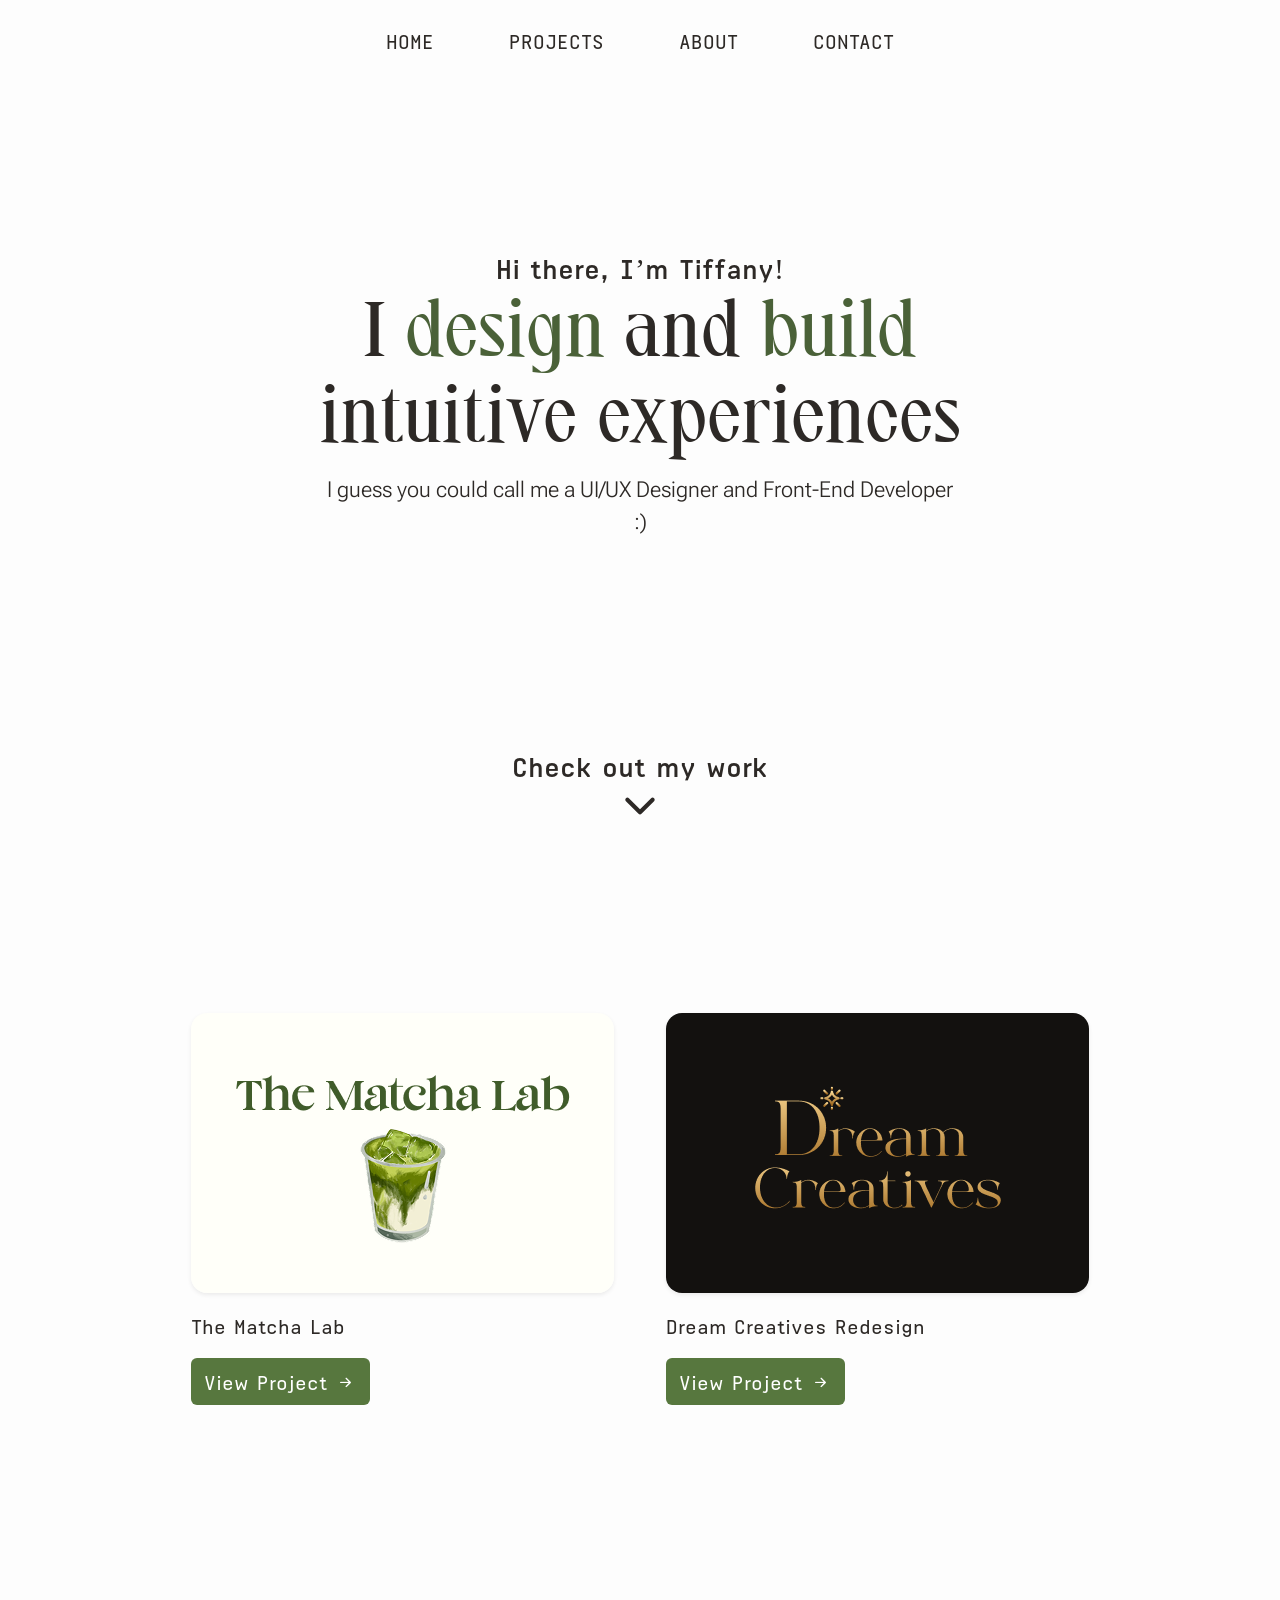
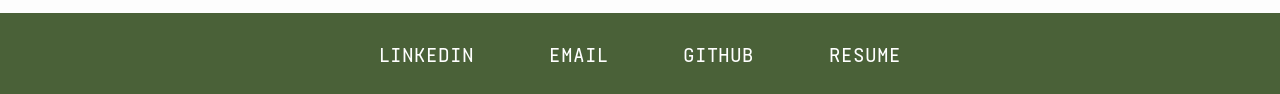
<file: index.html>
<!DOCTYPE html>
<html lang="en">
    <head>
        <meta charset="UTF-8">
        <meta name="viewport" content="width=device-width, initial-scale=1.0">
        <title>Tiffany Huang - Home</title>
        <link href="https://cdn.jsdelivr.net/npm/bootstrap@5.3.8/dist/css/bootstrap.min.css" rel="stylesheet" integrity="sha384-sRIl4kxILFvY47J16cr9ZwB07vP4J8+LH7qKQnuqkuIAvNWLzeN8tE5YBujZqJLB" crossorigin="anonymous">
        <link rel="stylesheet" href="https://cdn.jsdelivr.net/npm/bootstrap-icons@1.13.1/font/bootstrap-icons.min.css">
        <link rel="stylesheet" href="css/main.css">
    </head>
    <body>
        <header>
            <nav class="d-flex flex-wrap justify-content-center mt-4 mb-4">
                <a href="index.html" class="nav-font">HOME</a>
                <a href="index.html#projectSection" class="nav-font">PROJECTS</a>
                <a href="about.html" class="nav-font">ABOUT</a>
                <a href="contact.html" class="nav-font">CONTACT</a>
            </nav>
        </header>

        <div class="container">
            <div class="row justify-content-center home-margin">
                <div class="col-md-7 mx-auto">
                    <h2 class="text-center">Hi there, I’m Tiffany!</h2>
                    <h1 class="text-center">I <span class="green-text">design</span> and <span class="green-text">build</span> intuitive experiences</h1>
                    <p class="text-center special-p">I guess you could call me a UI/UX Designer and Front-End Developer :)</p>
                </div>
            </div>
        </div>

        <div class="container">
            <div class="row home-margin">
                <div class="col-md-8 mx-auto d-flex flex-column align-items-center">
                    <h2>Check out my work</h2>
                    <a href="#projectSection">
                        <svg xmlns="http://www.w3.org/2000/svg" viewBox="0 0 50 50" id="downChevron" height="30" width="30" class="dark-svg">
                            <desc>
                            Chevron Down Streamline Icon: https://streamlinehq.com
                            </desc>
                            <!--! Font Awesome Free 6.5.2 by @fontawesome - https://fontawesome.com License - https://fontawesome.com/license/free (Icons: CC BY 4.0, Fonts: SIL OFL 1.1, Code: MIT License) Copyright 2024 Fonticons, Inc.-->
                            <path d="M22.528955078124998 37.972998046875c1.366728515625 1.366728515625 3.586298828125 1.366728515625 4.9530273437500005 0l20.99296875 -20.99296875c1.366728515625 -1.366728515625 1.366728515625 -3.586298828125 0 -4.9530273437500005s-3.586298828125 -1.366728515625 -4.9530273437500005 0L25 30.548925781250002 6.478076171874999 12.0379296875c-1.366728515625 -1.366728515625 -3.586298828125 -1.366728515625 -4.9530273437500005 0s-1.366728515625 3.586298828125 0 4.953037109375l20.99296875 20.99296875Z" stroke-width="0.0977"></path>
                        </svg>
                    </a>
                </div>
            </div>

            <div id="projectSection" class="row home-margin">
                <div class="col-md-10 mx-auto">
                    <div class="row gy-5">
                        <div class="col-md-6 d-flex justify-content-center">
                            <div class="card rounded-4 border-0 bg-transparent">
                                <img class="card-img-top rounded-4 shadow-sm" src="img/matchaLabCard.png" alt="Logo of The Matcha Lab" width="423" height="280">
                                <div class="card-body ps-0">
                                    <p class="nav-font">The Matcha Lab</p>
                                    <a href="theMatchaLab.html">
                                        <button type="button" class="btn nav-font">View Project <i class="bi bi-arrow-right-short"></i></button>
                                    </a>
                                </div>
                            </div>
                        </div>

                        <div class="col-md-6 d-flex justify-content-center">
                            <div class="card rounded-4 border-0 bg-transparent">
                                <img class="card-img-top rounded-4 shadow-sm" src="img/dreamCreativesCard.png" alt="Logo of Dream Creatives" width="423" height="280">
                                <div class="card-body ps-0">
                                    <p class="nav-font">Dream Creatives Redesign</p>
                                    <a href="dreamCreatives.html">
                                        <button type="button" class="btn nav-font">View Project <i class="bi bi-arrow-right-short"></i></button>
                                    </a>
                                </div>
                            </div>
                        </div>
                    </div>
                </div>
            </div>
        </div>

        <footer class="d-flex justify-content-center">
            <nav class="mt-4 mb-4 flex-wrap justify-content-center">
                <a href="https://www.linkedin.com/in/tiffany-huang-8b4164231/" class="nav-font">LINKEDIN</a>
                <a href="mailto:tiffanyhuang053@gmail.com" class="nav-font">EMAIL</a>
                <a href="https://github.com/tiffanyhuang053/Portfolio" class="nav-font">GITHUB</a>
                <!-- How to create a direct download link for PDFs: https://www.youtube.com/watch?v=woVnk8jtwUw -->
                <a href="https://drive.google.com/uc?export=download&id=1pqkJTphZ4k8Y-MIUPWvGwFqks-EDt_ok" class="nav-font">RESUME</a>
                <!-- <a href="styleGuide.html" class="nav-font">STYLE GUIDE</a>
                <a href="citations.html" class="nav-font">CITATIONS</a> -->
            </nav>
        </footer>

        <script src="js/main.js"></script>
    </body>
</html>
</file>
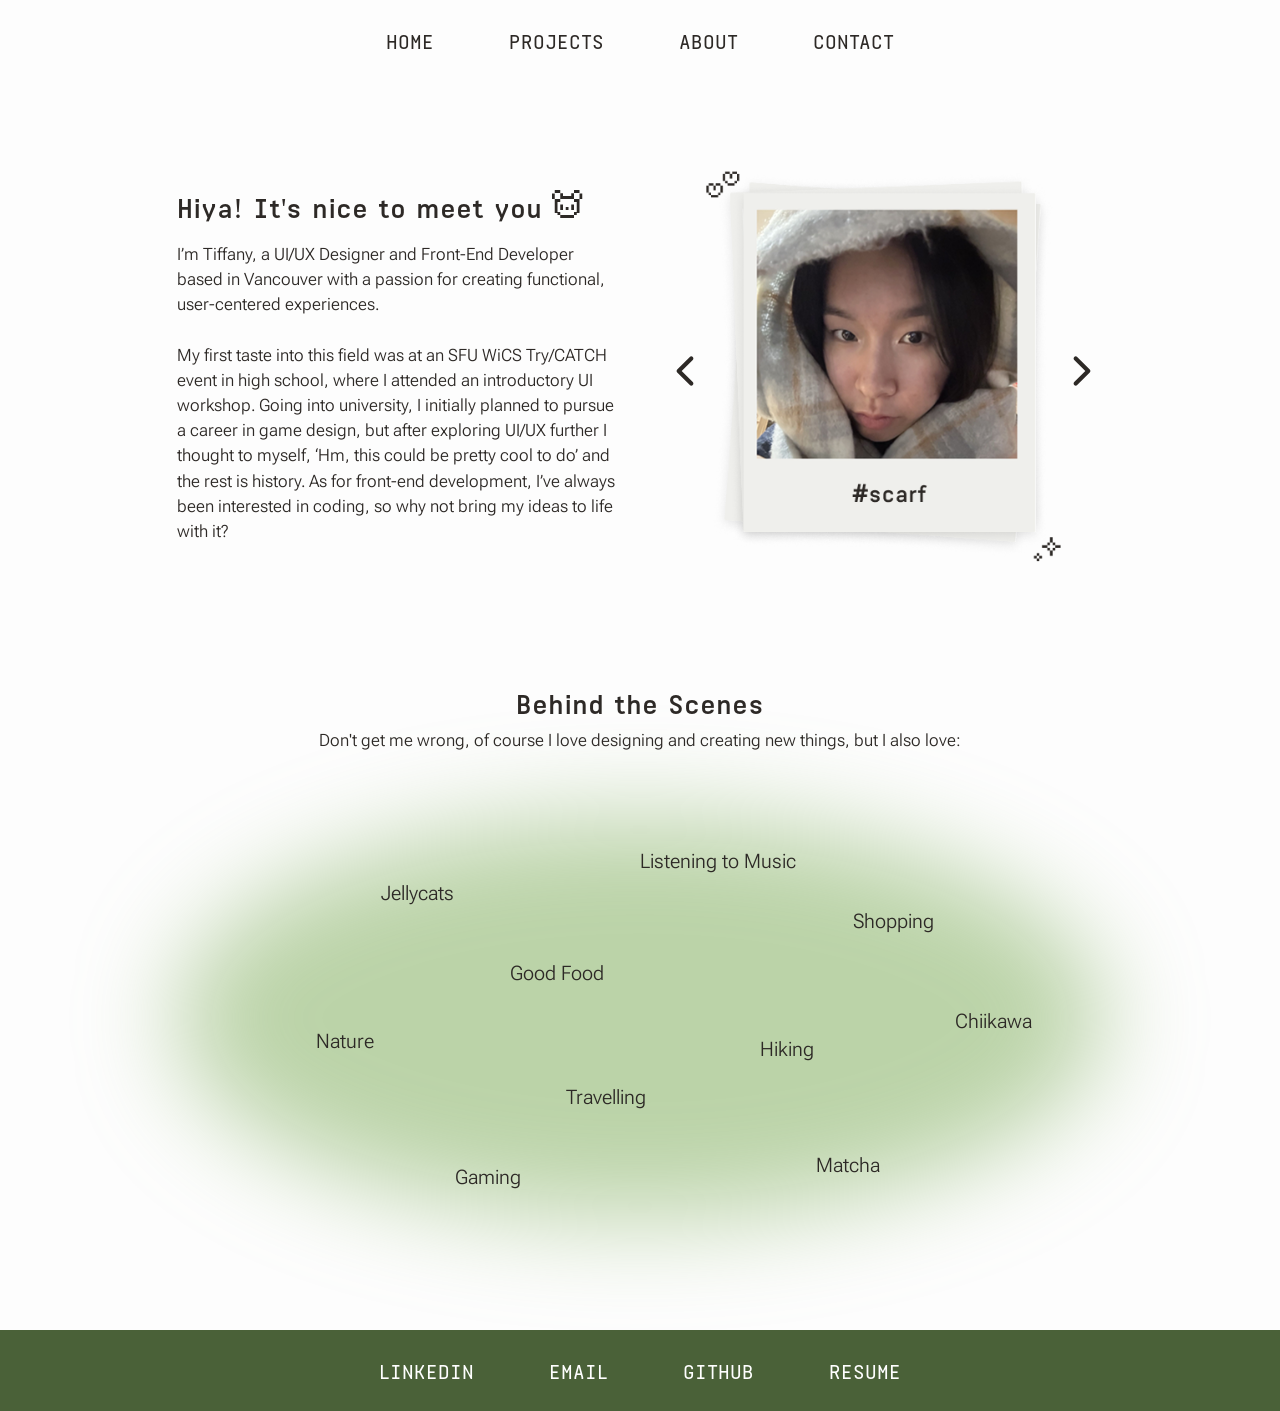
<file: about.html>
<!DOCTYPE html>
<html lang="en">
    <head>
        <meta charset="UTF-8">
        <meta name="viewport" content="width=device-width, initial-scale=1.0">
        <title>Tiffany Huang - About</title>
        <link href="https://cdn.jsdelivr.net/npm/bootstrap@5.3.8/dist/css/bootstrap.min.css" rel="stylesheet" integrity="sha384-sRIl4kxILFvY47J16cr9ZwB07vP4J8+LH7qKQnuqkuIAvNWLzeN8tE5YBujZqJLB" crossorigin="anonymous">
        <link rel="stylesheet" href="css/main.css">
    </head>
    <body>
        <header>
            <nav class="d-flex flex-wrap justify-content-center mt-4 mb-4">
                <a href="index.html" class="nav-font">HOME</a>
                <a href="index.html#projectSection" class="nav-font">PROJECTS</a>
                <a href="about.html" class="nav-font">ABOUT</a>
                <a href="contact.html" class="nav-font">CONTACT</a>
            </nav>
        </header>

        <div class="container about-top">
            <div class="row">
                <div class="col-md-10 mx-auto">
                    <div class="row gx-5 gy-4">
                        <div class="col-lg-6 d-flex flex-column justify-content-center">
                            <h2>Hiya! It's nice to meet you <span class="emoji-font">E</span></h2>
                            <p>I’m Tiffany, a UI/UX Designer and Front-End Developer based in Vancouver with a passion for creating functional, user-centered experiences.
                                <br>
                                <br>
                            My first taste into this field was at an SFU WiCS Try/CATCH event in high school, where I attended an introductory UI workshop. Going into university, I initially planned to pursue a career in game design, but after exploring UI/UX further I thought to myself, ‘Hm, this could be pretty cool to do’ and the rest is history. As for front-end development, I’ve always been interested in coding, so why not bring my ideas to life with it?</p>
                        </div>
                        <div id="img-carousel" class="col-lg-6 d-flex justify-content-center align-items-center">
                            <button onclick="prevAboutImg()">
                                <svg xmlns="http://www.w3.org/2000/svg" viewBox="0 0 30 30" id="Chevron-Left--Streamline-Font-Awesome" height="30" width="30" class="dark-svg">
                                    <desc>
                                        Chevron Left Streamline Icon: https://streamlinehq.com
                                    </desc>
                                    <!--! Font Awesome Free 6.5.2 by @fontawesome - https://fontawesome.com License - https://fontawesome.com/license/free (Icons: CC BY 4.0, Fonts: SIL OFL 1.1, Code: MIT License) Copyright 2024 Fonticons, Inc.-->
                                    <path d="M7.216200000000001 13.517371875000002c-0.820040625 0.820040625 -0.820040625 2.151778125 0 2.97181875l12.595781249999998 12.595781249999998c0.820040625 0.820040625 2.151778125 0.820040625 2.97181875 0s0.820040625 -2.151778125 0 -2.97181875L11.670646875000001 15 22.7772375 3.886846875c0.820040625 -0.820040625 0.820040625 -2.151778125 0 -2.97181875s-2.151778125 -0.820040625 -2.97181875 0l-12.595781249999998 12.595781249999998Z" stroke-width="0.0938"></path>
                                </svg>
                            </button>
                            <div class="aboutImgs">
                                <img class="aboutImg img-fluid" src="img/about/first.png" alt="Polaroid image of me with a scarf on">
                                <img class="aboutImg img-fluid" src="img/about/second.png" alt="Polaroid image of me eating cake">
                                <img class="aboutImg img-fluid" src="img/about/third.png" alt="Polaroid image of and T1 Oner">
                            </div>
                            <button onclick="nextAboutImg()">
                                <svg xmlns="http://www.w3.org/2000/svg" viewBox="0 0 30 30" id="Chevron-Right--Streamline-Font-Awesome" height="30" width="30" class="dark-svg">
                                    <desc>
                                        Chevron Right Streamline Icon: https://streamlinehq.com
                                    </desc>
                                    <!--! Font Awesome Free 6.5.2 by @fontawesome - https://fontawesome.com License - https://fontawesome.com/license/free (Icons: CC BY 4.0, Fonts: SIL OFL 1.1, Code: MIT License) Copyright 2024 Fonticons, Inc.-->
                                    <path d="M22.7838 13.517371875000002c0.820040625 0.820040625 0.820040625 2.151778125 0 2.97181875l-12.595781249999998 12.595781249999998c-0.820040625 0.820040625 -2.151778125 0.820040625 -2.97181875 0s-0.820040625 -2.151778125 0 -2.97181875L18.329353125 15 7.2227625 3.886846875c-0.820040625 -0.820040625 -0.820040625 -2.151778125 0 -2.97181875s2.151778125 -0.820040625 2.97181875 0l12.595781249999998 12.595781249999998Z" stroke-width="0.0938"></path>
                                </svg>
                            </button>
                        </div>
                    </div>
                </div>
            </div>
        </div>

        <div class="container about-bot">
            <div class="row">
                <div class="col-md-10 mx-auto">
                    <div class="behind-the-scenes-desc d-flex flex-column align-items-center mb-5">
                        <h2>Behind the Scenes</h2>
                        <p>Don't get me wrong, of course I love designing and creating new things, but I also love:</p>
                    </div>
                    <div class="floating-container">
                        <p class="floating">Jellycats</p>
                        <p class="floating text-center">Listening to Music</p>
                        <p class="floating text-center">Good Food</p>
                        <p class="floating">Gaming</p>
                        <p class="floating">Matcha</p>
                        <p class="floating">Nature</p>
                        <p class="floating">Chiikawa</p>
                        <p class="floating">Travelling</p>
                        <p class="floating">Hiking</p>
                        <p class="floating">Shopping</p>
                    </div>
                </div>
            </div>
        </div>

        <footer class="d-flex justify-content-center">
            <nav class="mt-4 mb-4 flex-wrap justify-content-center">
                <a href="https://www.linkedin.com/in/tiffany-huang-8b4164231/" class="nav-font">LINKEDIN</a>
                <a href="mailto:tiffanyhuang053@gmail.com" class="nav-font">EMAIL</a>
                <a href="https://github.com/tiffanyhuang053/Portfolio" class="nav-font">GITHUB</a>
                <a href="https://drive.google.com/uc?export=download&id=1pqkJTphZ4k8Y-MIUPWvGwFqks-EDt_ok" class="nav-font">RESUME</a>
                <!-- <a href="styleGuide.html" class="nav-font">STYLE GUIDE</a>
                <a href="citations.html" class="nav-font">CITATIONS</a> -->
            </nav>
        </footer>

        <script src="js/main.js"></script>
    </body>
</html>
</file>
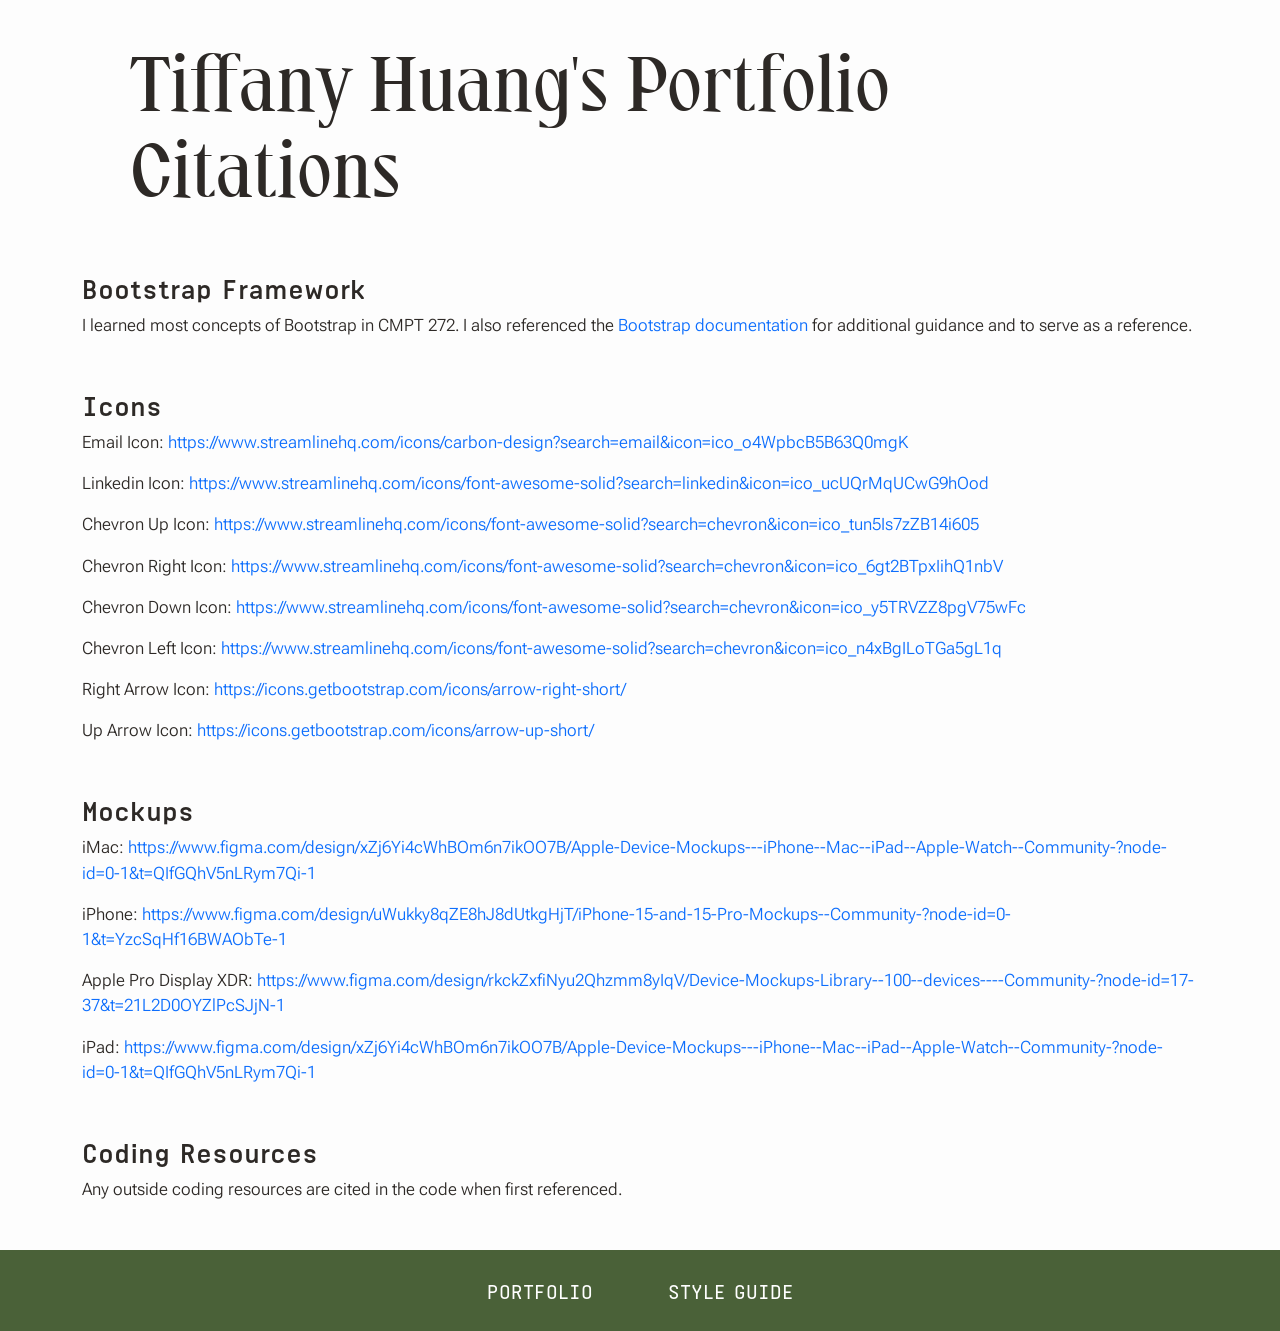
<file: citations.html>
<!DOCTYPE html>
<html lang="en">
    <head>
        <meta charset="UTF-8">
        <meta name="viewport" content="width=device-width, initial-scale=1.0">
        <title>Citations</title>
        <link href="https://cdn.jsdelivr.net/npm/bootstrap@5.3.8/dist/css/bootstrap.min.css" rel="stylesheet" integrity="sha384-sRIl4kxILFvY47J16cr9ZwB07vP4J8+LH7qKQnuqkuIAvNWLzeN8tE5YBujZqJLB" crossorigin="anonymous">
        <link rel="stylesheet" href="css/main.css">
    </head>
    <body>
        <div class="container">
            <div class="row">
                <div class="col-12">
                    <h1 class="m-5 d-flex justify-content-center">Tiffany Huang's Portfolio Citations</h1>
                    <div class="mb-5">
                        <h2>Bootstrap Framework</h2>
                        <p>I learned most concepts of Bootstrap in CMPT 272. I also referenced the <a href="https://getbootstrap.com/docs/5.3/getting-started/introduction/">Bootstrap documentation</a> for additional guidance and to serve as a reference.</p>
                    </div>
                    <div class="mb-5">
                        <h2>Icons</h2>
                        <p>Email Icon: <a href="https://www.streamlinehq.com/icons/carbon-design?search=email&icon=ico_o4WpbcB5B63Q0mgK">https://www.streamlinehq.com/icons/carbon-design?search=email&icon=ico_o4WpbcB5B63Q0mgK</a></p>
                        <p>Linkedin Icon: <a href="https://www.streamlinehq.com/icons/font-awesome-solid?search=linkedin&icon=ico_ucUQrMqUCwG9hOod">https://www.streamlinehq.com/icons/font-awesome-solid?search=linkedin&icon=ico_ucUQrMqUCwG9hOod</a></p>
                        <p>Chevron Up Icon: <a href="https://www.streamlinehq.com/icons/font-awesome-solid?search=chevron&icon=ico_tun5Is7zZB14i605">https://www.streamlinehq.com/icons/font-awesome-solid?search=chevron&icon=ico_tun5Is7zZB14i605</a></p>
                        <p>Chevron Right Icon: <a href="https://www.streamlinehq.com/icons/font-awesome-solid?search=chevron&icon=ico_6gt2BTpxIihQ1nbV">https://www.streamlinehq.com/icons/font-awesome-solid?search=chevron&icon=ico_6gt2BTpxIihQ1nbV</a></p>
                        <p>Chevron Down Icon: <a href="https://www.streamlinehq.com/icons/font-awesome-solid?search=chevron&icon=ico_y5TRVZZ8pgV75wFc">https://www.streamlinehq.com/icons/font-awesome-solid?search=chevron&icon=ico_y5TRVZZ8pgV75wFc</a></p>
                        <p>Chevron Left Icon: <a href="https://www.streamlinehq.com/icons/font-awesome-solid?search=chevron&icon=ico_n4xBgILoTGa5gL1q">https://www.streamlinehq.com/icons/font-awesome-solid?search=chevron&icon=ico_n4xBgILoTGa5gL1q</a></p>
                        <p>Right Arrow Icon: <a href="https://icons.getbootstrap.com/icons/arrow-right-short/">https://icons.getbootstrap.com/icons/arrow-right-short/</a></p>
                        <p>Up Arrow Icon: <a href="https://icons.getbootstrap.com/icons/arrow-up-short/">https://icons.getbootstrap.com/icons/arrow-up-short/</a></p>
                    </div>
                    <div class="mb-5">
                        <h2>Mockups</h2>
                        <p>iMac: <a href="https://www.figma.com/design/xZj6Yi4cWhBOm6n7ikOO7B/Apple-Device-Mockups---iPhone--Mac--iPad--Apple-Watch--Community-?node-id=0-1&t=QIfGQhV5nLRym7Qi-1">https://www.figma.com/design/xZj6Yi4cWhBOm6n7ikOO7B/Apple-Device-Mockups---iPhone--Mac--iPad--Apple-Watch--Community-?node-id=0-1&t=QIfGQhV5nLRym7Qi-1</a></p>
                        <p>iPhone: <a href="https://www.figma.com/design/uWukky8qZE8hJ8dUtkgHjT/iPhone-15-and-15-Pro-Mockups--Community-?node-id=0-1&t=YzcSqHf16BWAObTe-1">https://www.figma.com/design/uWukky8qZE8hJ8dUtkgHjT/iPhone-15-and-15-Pro-Mockups--Community-?node-id=0-1&t=YzcSqHf16BWAObTe-1</a></p>
                        <p>Apple Pro Display XDR: <a href="https://www.figma.com/design/rkckZxfiNyu2Qhzmm8yIqV/Device-Mockups-Library--100--devices----Community-?node-id=17-37&t=21L2D0OYZlPcSJjN-1">https://www.figma.com/design/rkckZxfiNyu2Qhzmm8yIqV/Device-Mockups-Library--100--devices----Community-?node-id=17-37&t=21L2D0OYZlPcSJjN-1</a></p>
                        <p>iPad: <a href="https://www.figma.com/design/xZj6Yi4cWhBOm6n7ikOO7B/Apple-Device-Mockups---iPhone--Mac--iPad--Apple-Watch--Community-?node-id=0-1&t=QIfGQhV5nLRym7Qi-1">https://www.figma.com/design/xZj6Yi4cWhBOm6n7ikOO7B/Apple-Device-Mockups---iPhone--Mac--iPad--Apple-Watch--Community-?node-id=0-1&t=QIfGQhV5nLRym7Qi-1</a></p>
                    </div>

                    <div class="mb-5">
                        <h2>Coding Resources</h2>
                        <p>Any outside coding resources are cited in the code when first referenced.</p>
                    </div>
                </div>
            </div>
        </div>

        <footer class="d-flex justify-content-center">
            <nav class="mt-4 mb-4 flex-wrap justify-content-center">
                <a href="index.html" class="nav-font">PORTFOLIO</a>
                <a href="styleGuide.html" class="nav-font">STYLE GUIDE</a>
            </nav>
        </footer>
    </body>
</html>
</file>
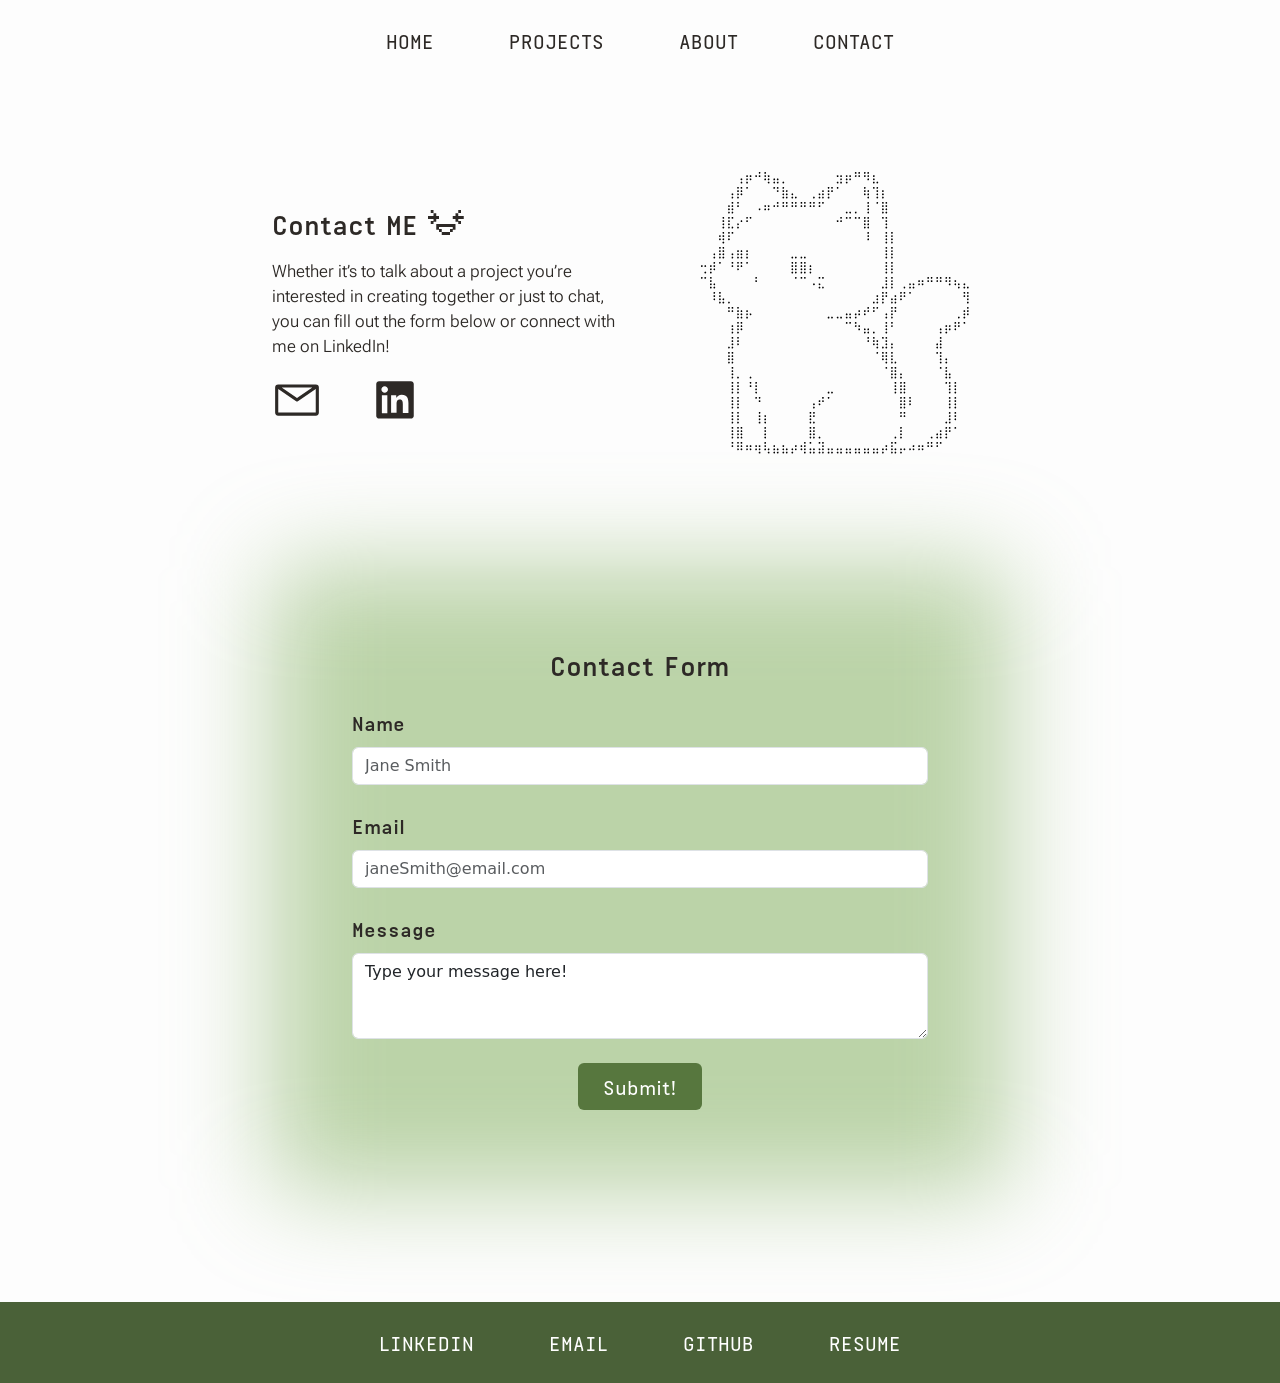
<file: contact.html>
<!DOCTYPE html>
<html lang="en">
    <head>
        <meta charset="UTF-8">
        <meta name="viewport" content="width=device-width, initial-scale=1.0">
        <title>Tiffany Huang - Contact</title>
        <link href="https://cdn.jsdelivr.net/npm/bootstrap@5.3.8/dist/css/bootstrap.min.css" rel="stylesheet" integrity="sha384-sRIl4kxILFvY47J16cr9ZwB07vP4J8+LH7qKQnuqkuIAvNWLzeN8tE5YBujZqJLB" crossorigin="anonymous">
        <link rel="stylesheet" href="css/main.css">
    </head>
    <body>
        <header>
            <nav class="d-flex flex-wrap justify-content-center mt-4 mb-4">
                <a href="index.html" class="nav-font">HOME</a>
                <a href="index.html#projectSection" class="nav-font">PROJECTS</a>
                <a href="about.html" class="nav-font">ABOUT</a>
                <a href="contact.html" class="nav-font">CONTACT</a>
            </nav>
        </header>

        <div class="container contact-top">
            <div class="row justify-content-center">
                <div class="col-md-8 mx-auto">
                    <div class="row gx-5 gy-5">
                        <div class="col-md-6 d-flex flex-column justify-content-center">
                            <div class="top">
                                <h2>Contact ME <span class="emoji-font">k</span></h2>
                                <p>Whether it’s to talk about a project you’re interested in creating together or just to chat, you can fill out the form below or connect with me on LinkedIn!</p>
                            </div>
                            <div class="bot d-flex gap-5">
                                <a href="mailto:tiffanyhuang053@gmail.com">
                                    <svg id="Email--Streamline-Carbon" xmlns="http://www.w3.org/2000/svg" viewBox="0 0 50 50" height="50" width="50" class="dark-svg">
                                        <desc>
                                            Email Streamline Icon: https://streamlinehq.com
                                        </desc>
                                        <defs></defs>
                                        <title>email</title>
                                        <path d="M43.75 9.375H6.25a3.125 3.125 0 0 0 -3.125 3.125v25a3.125 3.125 0 0 0 3.125 3.125h37.5a3.125 3.125 0 0 0 3.125 -3.125V12.5a3.125 3.125 0 0 0 -3.125 -3.125Zm-3.4375000000000004 3.125L25 23.09375 9.6875 12.5ZM6.25 37.5V13.921875l17.859375 12.359375a1.5625 1.5625 0 0 0 1.7812499999999998 0L43.75 13.921875V37.5Z" stroke-width="1.5625"></path>
                                        <path id="_Transparent_Rectangle_" d="M0 0h50v50H0Z" fill="none" stroke-width="1.5625"></path>
                                    </svg>
                                </a>

                                <a href="https://www.linkedin.com/in/tiffany-huang-8b4164231/">
                                    <svg version="1.1" id="Logo-Linkedin--Streamline-Carbon" xmlns="http://www.w3.org/2000/svg" xmlns:xlink="http://www.w3.org/1999/xlink" x="0" y="0" viewBox="0 0 50 50" xml:space="preserve" enable-background="new 0 0 32 32" height="50" width="50" class="dark-svg">
                                        <desc>
                                            Logo Linkedin Streamline Icon: https://streamlinehq.com
                                        </desc>
                                        <path d="M40.9375 6.25H9.0625C7.5 6.25 6.25 7.5 6.25 8.90625v32.03125c0 1.40625 1.25 2.65625 2.8125 2.65625h31.874999999999996c1.5625 0 2.8125 -1.25 2.8125 -2.65625V8.90625c0 -1.40625 -1.25 -2.65625 -2.8125 -2.65625zM17.34375 38.125H11.875V20.3125h5.46875v17.8125zm-2.65625 -20.3125c-1.7187500000000002 0 -3.28125 -1.40625 -3.28125 -3.28125 0 -1.875 1.40625 -3.28125 3.28125 -3.28125 1.7187500000000002 0 3.28125 1.40625 3.28125 3.28125s-1.5625 3.28125 -3.28125 3.28125zm23.59375 20.15625H32.8125v-8.75c0 -2.03125 0 -4.84375 -2.96875 -4.84375S26.5625 26.718750000000004 26.5625 28.90625v8.90625h-5.46875V20.3125h5.15625v2.34375h0.15625c0.78125 -1.40625 2.65625 -2.96875 5.3125 -2.96875 5.625 0 6.71875 3.75 6.71875 8.59375v9.6875z" stroke-width="1.5625"></path>
                                        <path id="_x3C_Transparent_Rectangle_x3E_" d="M0 0h50v50H0Z" fill="none" stroke-width="1.5625"></path>
                                    </svg>
                                </a>
                            </div>
                        </div>
                        <div class="col-md-6 d-flex justify-content-center">
                            <img src="img/contactCat.png" alt="ASCII art of a cat" class="img-fluid">
                        </div>
                    </div>
                </div>
            </div>
        </div>

        <div class="container contact-bot">
            <div class="row justify-content-center">
                <div class="col-md-8 mx-auto">
                    <!-- bootstrap forms: https://getbootstrap.com/docs/5.3/forms/overview/ -->
                    <div class="form">
                        <h2 class="text-center mb-4">Contact Form</h2>
                        <div class="mb-4">
                            <label for="nameInput" class="form-label">Name</label>
                            <input type="text" class="form-control" id="nameInput" placeholder="Jane Smith">
                        </div>
                        <div class="mb-4">
                            <label for="emailInput" class="form-label">Email</label>
                            <input type="email" class="form-control" id="emailInput" placeholder="janeSmith@email.com">
                        </div>
                        <div class="mb-4">
                            <label for="messageInput" class="form-label">Message</label>
                            <textarea class="form-control" id="messageInput" rows="3" placeholder="Type your message here!">Type your message here!</textarea>
                        </div>
                        <div class="d-flex justify-content-center">
                            <button type="submit" class="btn nav-font ps-4 pe-4">Submit!</button>
                        </div>
                    </div>
                </div>
            </div>
        </div>

        <footer class="d-flex justify-content-center">
            <nav class="mt-4 mb-4 flex-wrap justify-content-center">
                <a href="https://www.linkedin.com/in/tiffany-huang-8b4164231/" class="nav-font">LINKEDIN</a>
                <a href="mailto:tiffanyhuang053@gmail.com" class="nav-font">EMAIL</a>
                <a href="https://github.com/tiffanyhuang053/Portfolio" class="nav-font">GITHUB</a>
                <a href="https://drive.google.com/uc?export=download&id=1pqkJTphZ4k8Y-MIUPWvGwFqks-EDt_ok" class="nav-font">RESUME</a>
                <!-- <a href="styleGuide.html" class="nav-font">STYLE GUIDE</a>
                <a href="citations.html" class="nav-font">CITATIONS</a> -->
            </nav>
        </footer>

        <script src="js/main.js"></script>
    </body>
</html>
</file>
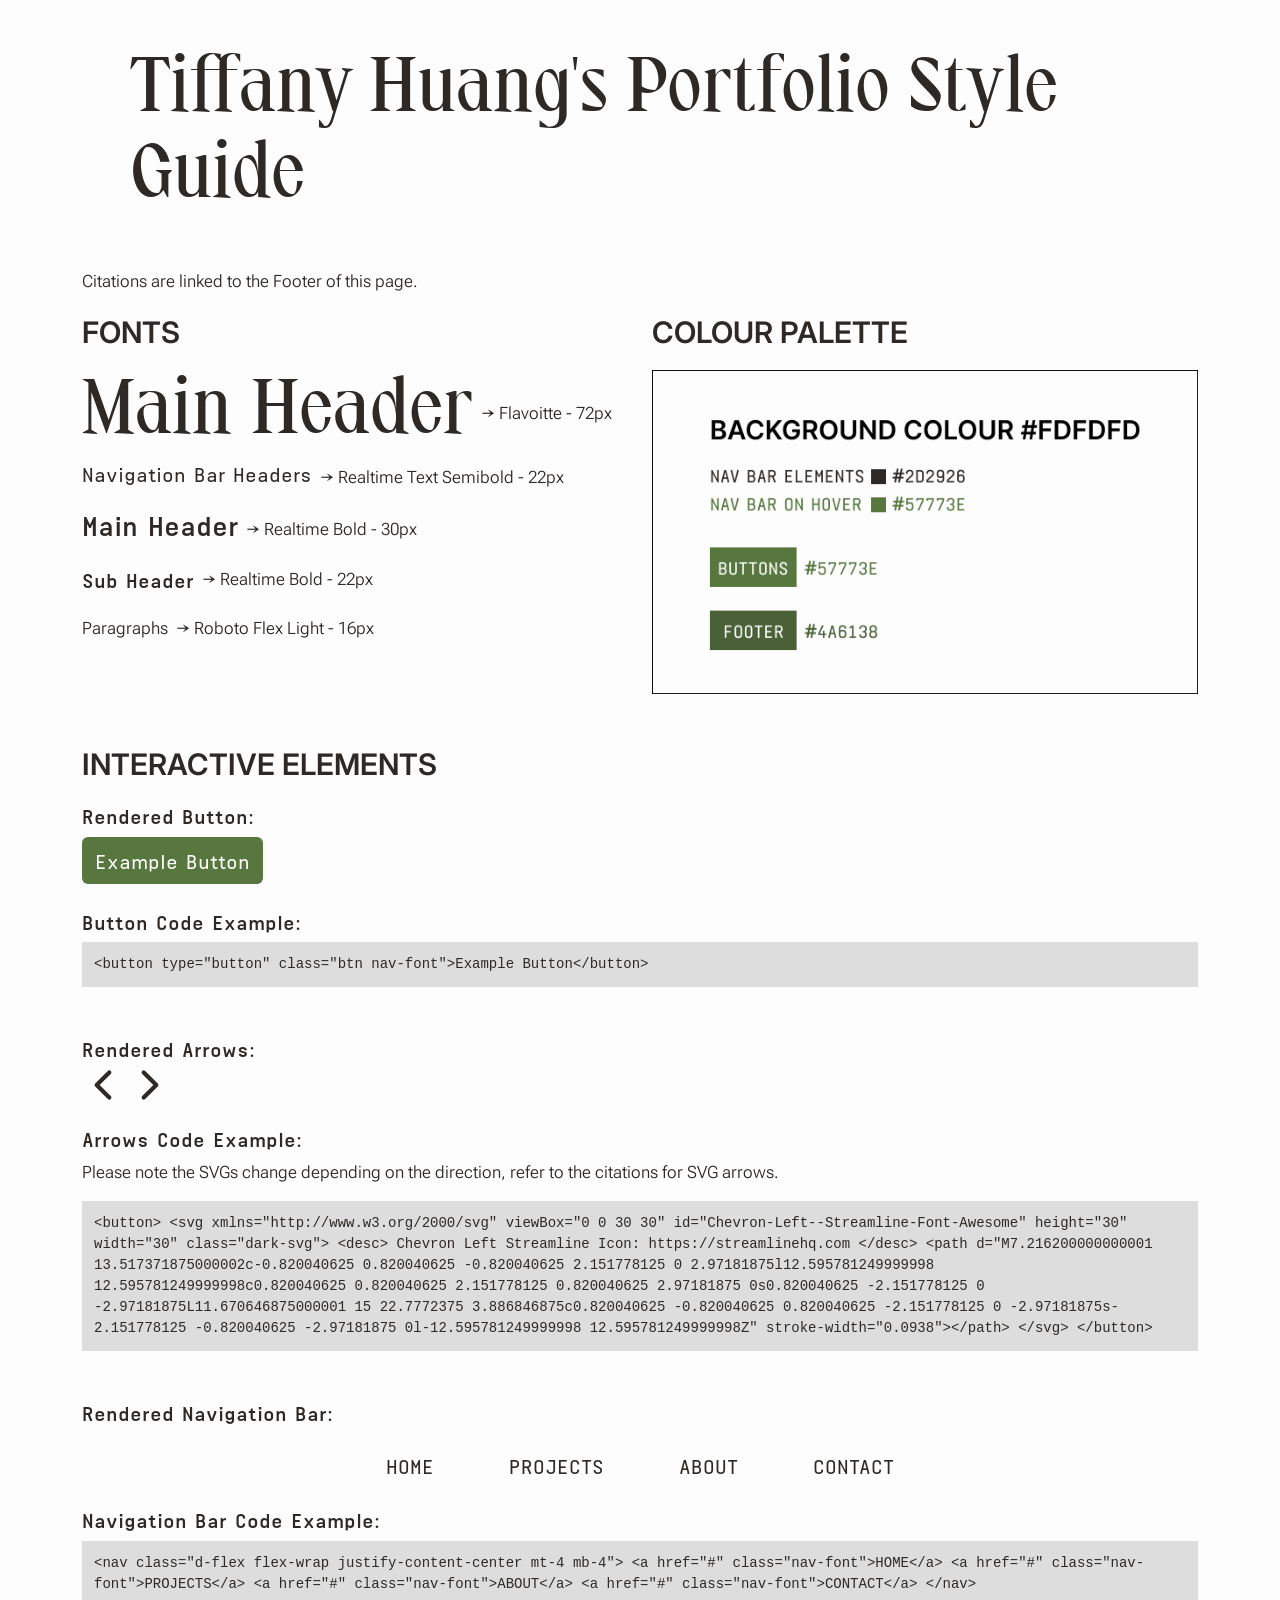
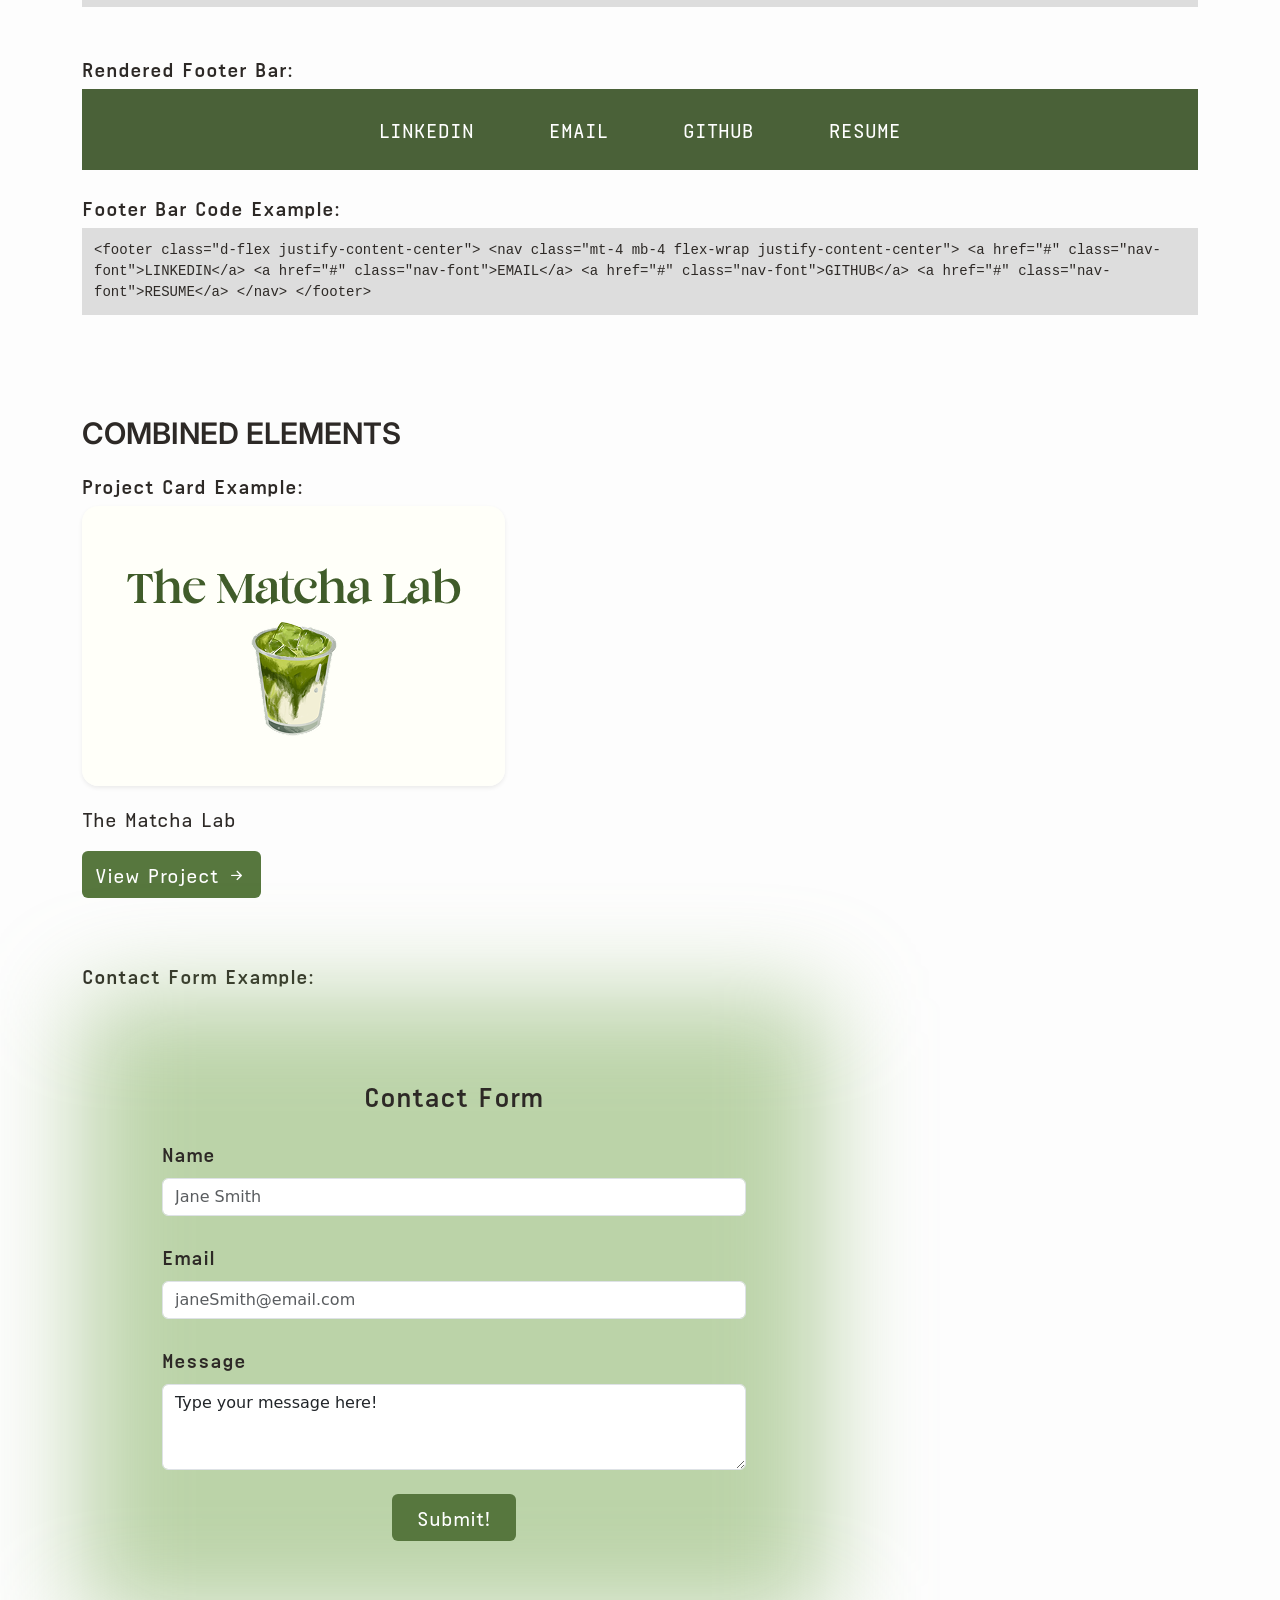
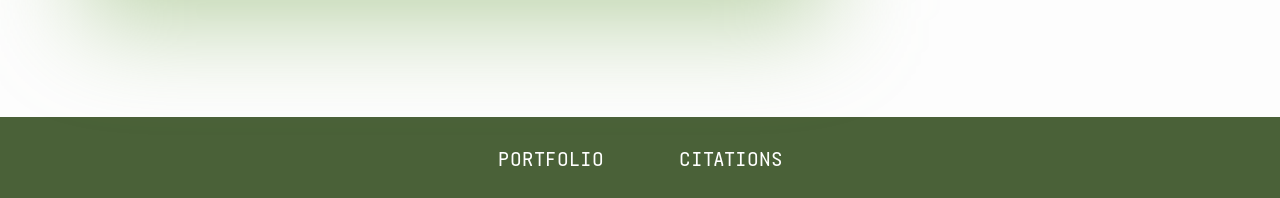
<file: styleGuide.html>
<!DOCTYPE html>
<html lang="en">
    <head>
        <meta charset="UTF-8">
        <meta name="viewport" content="width=device-width, initial-scale=1.0">
        <title>Style Guide</title>
        <link href="https://cdn.jsdelivr.net/npm/bootstrap@5.3.8/dist/css/bootstrap.min.css" rel="stylesheet" integrity="sha384-sRIl4kxILFvY47J16cr9ZwB07vP4J8+LH7qKQnuqkuIAvNWLzeN8tE5YBujZqJLB" crossorigin="anonymous">
        <link rel="stylesheet" href="https://cdn.jsdelivr.net/npm/bootstrap-icons@1.13.1/font/bootstrap-icons.min.css">
        <link rel="stylesheet" href="css/main.css">
    </head>
    <body>
        <div class="container">
            <div class="row">
                <div class="col-12">
                    <h1 class="m-5 d-flex justify-content-center">Tiffany Huang's Portfolio Style Guide</h1>
                    <p>Citations are linked to the Footer of this page.</p>
                </div>
            </div>

            <div class="row mb-5">
                <div class="col-lg-6">
                    <p class="style-guide-headers">FONTS</p>
                    <div class="d-flex gap-2 align-items-center">
                        <h1 class="m-0">Main Header</h1>
                        <p class="m-0">→ Flavoitte - 72px</p>
                    </div>
                    <div class="d-flex gap-2 align-items-end mb-3">
                        <p class="m-0 nav-font">Navigation Bar Headers</p>
                        <p class="m-0">→ Realtime Text Semibold - 22px</p>
                    </div>
                    <div class="d-flex gap-2 align-items-end mb-4">
                        <h2 class="m-0">Main Header</h2>
                        <p class="m-0">→ Realtime Bold - 30px</p>
                    </div>
                    <div class="d-flex gap-2 align-items-end mb-4">
                        <h3 class="m-0">Sub Header</h3>
                        <p class="m-0">→ Realtime Bold - 22px</p>
                    </div>
                    <div class="d-flex gap-2 align-items-end">
                        <p class="m-0">Paragraphs</p>
                        <p class="m-0">→ Roboto Flex Light - 16px</p>
                    </div>
                </div>

                <div class="col-lg-6">
                    <p class="style-guide-headers">COLOUR PALETTE</p>
                    <img src="img/colourPalette.png" alt="Colour palette for my portfolio" class="img-fluid">
                </div>
            </div>

            <div class="row mb-5">
                <div class="col-12">
                    <p class="style-guide-headers">INTERACTIVE ELEMENTS</p>
                    <div class="mb-5">
                        <div class="mb-4">
                            <h3>Rendered Button:</h3>
                            <button type="button" class="btn nav-font">Example Button</button>
                        </div>
                        <h3>Button Code Example:</h3>
                        <code>&lt;button type="button" class="btn nav-font"&gt;Example Button&lt;/button&gt;</code>
                    </div>
                    <div class="mb-5">
                        <div class="mb-4">
                            <h3>Rendered Arrows:</h3>
                            <button>
                                <svg xmlns="http://www.w3.org/2000/svg" viewBox="0 0 30 30" id="Chevron-Left--Streamline-Font-Awesome" height="30" width="30" class="dark-svg">
                                    <desc>
                                        Chevron Left Streamline Icon: https://streamlinehq.com
                                    </desc>
                                    <!--! Font Awesome Free 6.5.2 by @fontawesome - https://fontawesome.com License - https://fontawesome.com/license/free (Icons: CC BY 4.0, Fonts: SIL OFL 1.1, Code: MIT License) Copyright 2024 Fonticons, Inc.-->
                                    <path d="M7.216200000000001 13.517371875000002c-0.820040625 0.820040625 -0.820040625 2.151778125 0 2.97181875l12.595781249999998 12.595781249999998c0.820040625 0.820040625 2.151778125 0.820040625 2.97181875 0s0.820040625 -2.151778125 0 -2.97181875L11.670646875000001 15 22.7772375 3.886846875c0.820040625 -0.820040625 0.820040625 -2.151778125 0 -2.97181875s-2.151778125 -0.820040625 -2.97181875 0l-12.595781249999998 12.595781249999998Z" stroke-width="0.0938"></path>
                                </svg>
                            </button>
                            <button>
                                <svg xmlns="http://www.w3.org/2000/svg" viewBox="0 0 30 30" id="Chevron-Right--Streamline-Font-Awesome" height="30" width="30" class="dark-svg">
                                    <desc>
                                        Chevron Right Streamline Icon: https://streamlinehq.com
                                    </desc>
                                    <!--! Font Awesome Free 6.5.2 by @fontawesome - https://fontawesome.com License - https://fontawesome.com/license/free (Icons: CC BY 4.0, Fonts: SIL OFL 1.1, Code: MIT License) Copyright 2024 Fonticons, Inc.-->
                                    <path d="M22.7838 13.517371875000002c0.820040625 0.820040625 0.820040625 2.151778125 0 2.97181875l-12.595781249999998 12.595781249999998c-0.820040625 0.820040625 -2.151778125 0.820040625 -2.97181875 0s-0.820040625 -2.151778125 0 -2.97181875L18.329353125 15 7.2227625 3.886846875c-0.820040625 -0.820040625 -0.820040625 -2.151778125 0 -2.97181875s2.151778125 -0.820040625 2.97181875 0l12.595781249999998 12.595781249999998Z" stroke-width="0.0938"></path>
                                </svg>
                            </button>
                        </div>
                        <h3>Arrows Code Example:</h3>
                        <p>Please note the SVGs change depending on the direction, refer to the citations for SVG arrows.</p>
                        <code>
                            &lt;button&gt;
                                &lt;svg xmlns="http://www.w3.org/2000/svg" viewBox="0 0 30 30" id="Chevron-Left--Streamline-Font-Awesome" height="30" width="30" class="dark-svg"&gt;
                                    &lt;desc&gt;
                                        Chevron Left Streamline Icon: https://streamlinehq.com
                                    &lt;/desc&gt;
                                    &lt;path d="M7.216200000000001 13.517371875000002c-0.820040625 0.820040625 -0.820040625 2.151778125 0 2.97181875l12.595781249999998 12.595781249999998c0.820040625 0.820040625 2.151778125 0.820040625 2.97181875 0s0.820040625 -2.151778125 0 -2.97181875L11.670646875000001 15 22.7772375 3.886846875c0.820040625 -0.820040625 0.820040625 -2.151778125 0 -2.97181875s-2.151778125 -0.820040625 -2.97181875 0l-12.595781249999998 12.595781249999998Z" stroke-width="0.0938"&gt;&lt;/path&gt;
                                &lt;/svg&gt;
                            &lt;/button&gt;
                        </code>
                    </div>
                    <div class="mb-5">
                        <div class="mb-4">
                            <h3>Rendered Navigation Bar:</h3>
                            <nav class="d-flex flex-wrap justify-content-center mt-4 mb-4">
                                <a href="#" class="nav-font">HOME</a>
                                <a href="#" class="nav-font">PROJECTS</a>
                                <a href="#" class="nav-font">ABOUT</a>
                                <a href="#" class="nav-font">CONTACT</a>
                            </nav>
                        </div>
                        <h3>Navigation Bar Code Example:</h3>
                        <code>
                            &lt;nav class="d-flex flex-wrap justify-content-center mt-4 mb-4"&gt;
                                &lt;a href="#" class="nav-font"&gt;HOME&lt;/a&gt;
                                &lt;a href="#" class="nav-font"&gt;PROJECTS&lt;/a&gt;
                                &lt;a href="#" class="nav-font"&gt;ABOUT&lt;/a&gt;
                                &lt;a href="#" class="nav-font"&gt;CONTACT&lt;/a&gt;
                            &lt;/nav&gt;
                        </code>
                    </div>
                    <div class="mb-5">
                        <div class="mb-4">
                            <h3>Rendered Footer Bar:</h3>
                            <footer class="d-flex justify-content-center">
                                <nav class="mt-4 mb-4 flex-wrap justify-content-center">
                                    <a href="#" class="nav-font">LINKEDIN</a>
                                    <a href="#" class="nav-font">EMAIL</a>
                                    <a href="#" class="nav-font">GITHUB</a>
                                    <a href="#" class="nav-font">RESUME</a>
                                </nav>
                            </footer>
                        </div>
                        <h3>Footer Bar Code Example:</h3>
                        <code>
                            &lt;footer class="d-flex justify-content-center"&gt;
                                &lt;nav class="mt-4 mb-4 flex-wrap justify-content-center"&gt;
                                    &lt;a href="#" class="nav-font"&gt;LINKEDIN&lt;/a&gt;
                                    &lt;a href="#" class="nav-font"&gt;EMAIL&lt;/a&gt;
                                    &lt;a href="#" class="nav-font"&gt;GITHUB&lt;/a&gt;
                                    &lt;a href="#" class="nav-font"&gt;RESUME&lt;/a&gt;
                                &lt;/nav&gt;
                            &lt;/footer&gt;
                        </code>
                    </div>
                </div>
            </div>

            <div class="row mb-5">
                <div class="col-12">
                    <p class="style-guide-headers">COMBINED ELEMENTS</p>
                    <div class="mb-5">
                        <h3>Project Card Example:</h3>
                        <div class="card rounded-4 border-0 bg-transparent d-inline-block">
                            <img class="card-img-top rounded-4 shadow-sm" src="img/matchaLabCard.png" alt="Logo of The Matcha Lab" width="423" height="280">
                            <div class="card-body ps-0">
                                <p class="nav-font">The Matcha Lab</p>
                                <a href="theMatchaLab.html">
                                    <button type="button" class="btn nav-font">View Project <i class="bi bi-arrow-right-short"></i></button>
                                </a>
                            </div>
                        </div>
                    </div>
                    <h3>Contact Form Example:</h3>
                    <div class="col-8 mb-5">
                        <div class="form">
                            <h2 class="text-center mb-4">Contact Form</h2>
                            <div class="mb-4">
                                <label for="nameInput" class="form-label">Name</label>
                                <input type="text" class="form-control" id="nameInput" placeholder="Jane Smith">
                            </div>
                            <div class="mb-4">
                                <label for="emailInput" class="form-label">Email</label>
                                <input type="email" class="form-control" id="emailInput" placeholder="janeSmith@email.com">
                            </div>
                            <div class="mb-4">
                                <label for="messageInput" class="form-label">Message</label>
                                <textarea class="form-control" id="messageInput" rows="3" placeholder="Type your message here!">Type your message here!</textarea>
                            </div>
                            <div class="d-flex justify-content-center">
                                <button type="submit" class="btn nav-font ps-4 pe-4">Submit!</button>
                            </div>
                        </div>
                    </div>
                </div>
            </div>
        </div>

        <footer class="d-flex justify-content-center">
            <nav class="mt-4 mb-4 flex-wrap justify-content-center">
                <a href="index.html" class="nav-font">PORTFOLIO</a>
                <a href="citations.html" class="nav-font">CITATIONS</a>
            </nav>
        </footer>

        <script src="js/main.js"></script>
    </body>
</html>
</file>
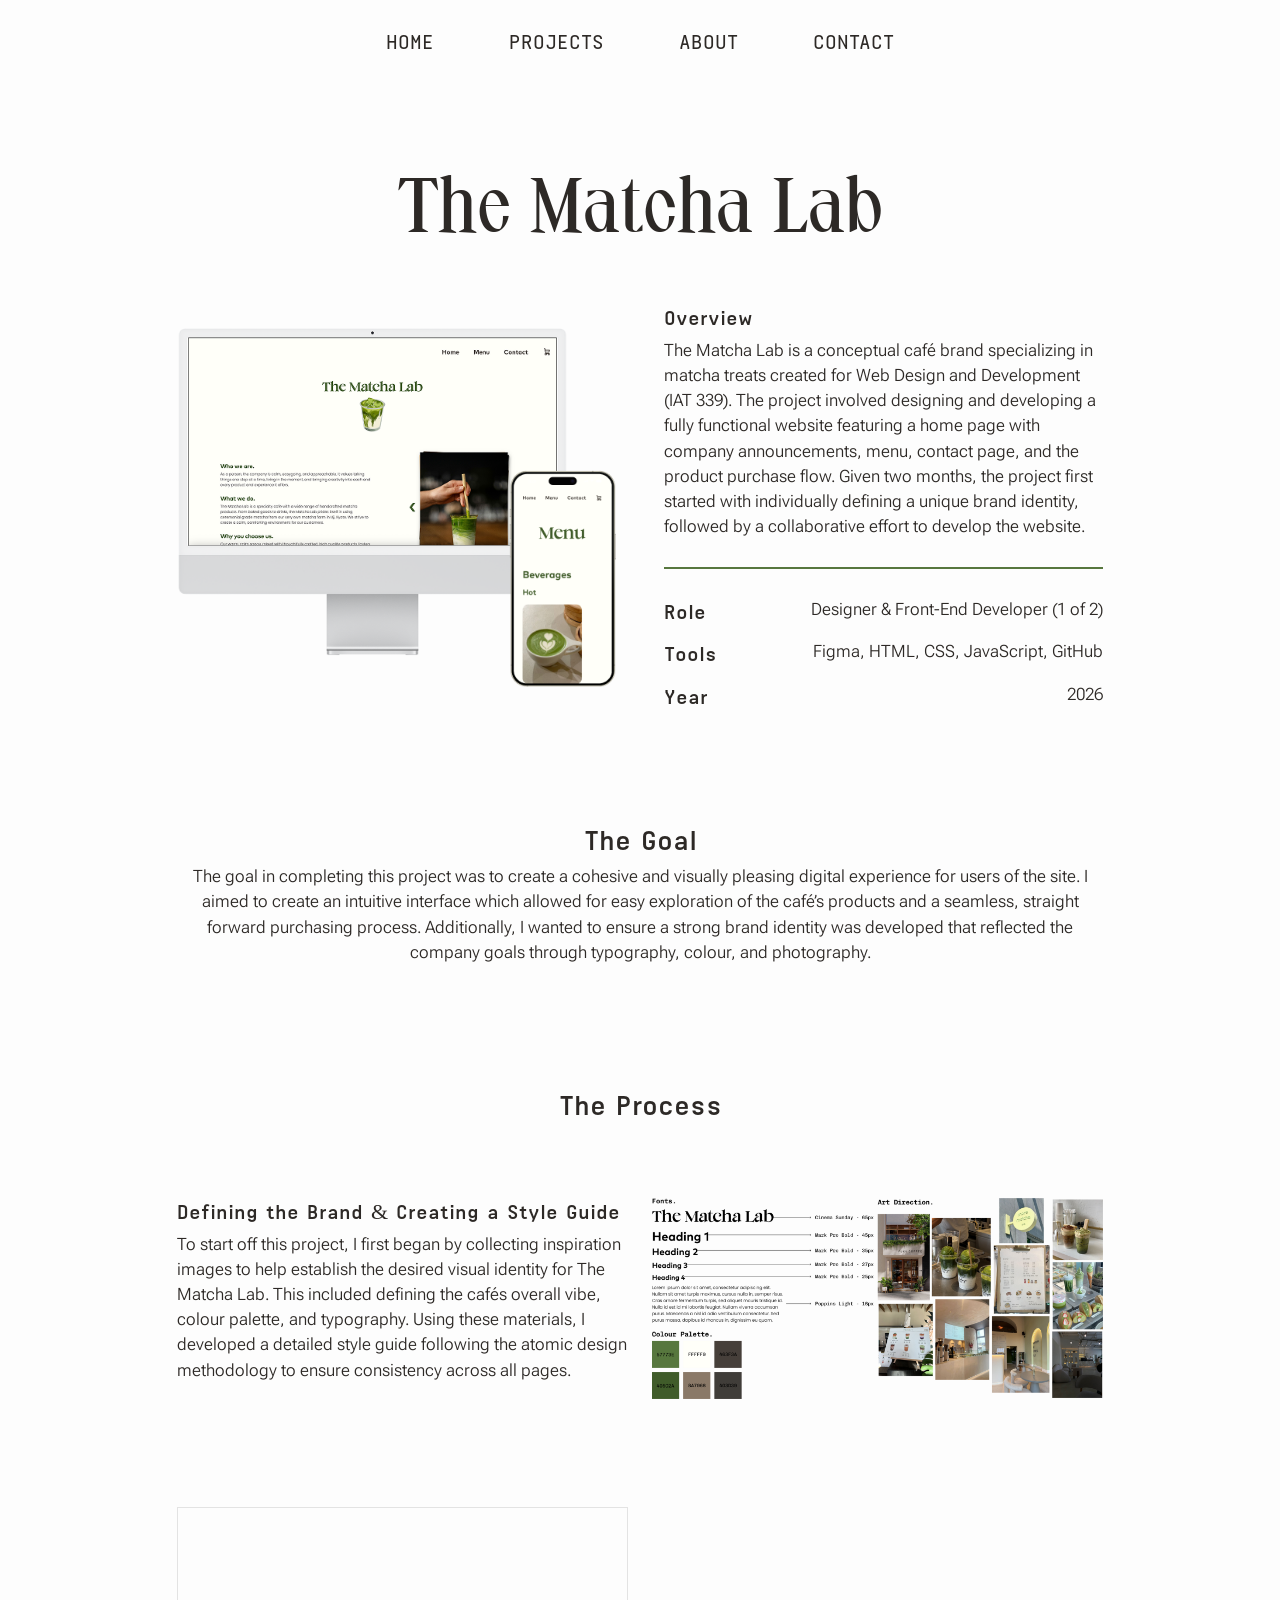
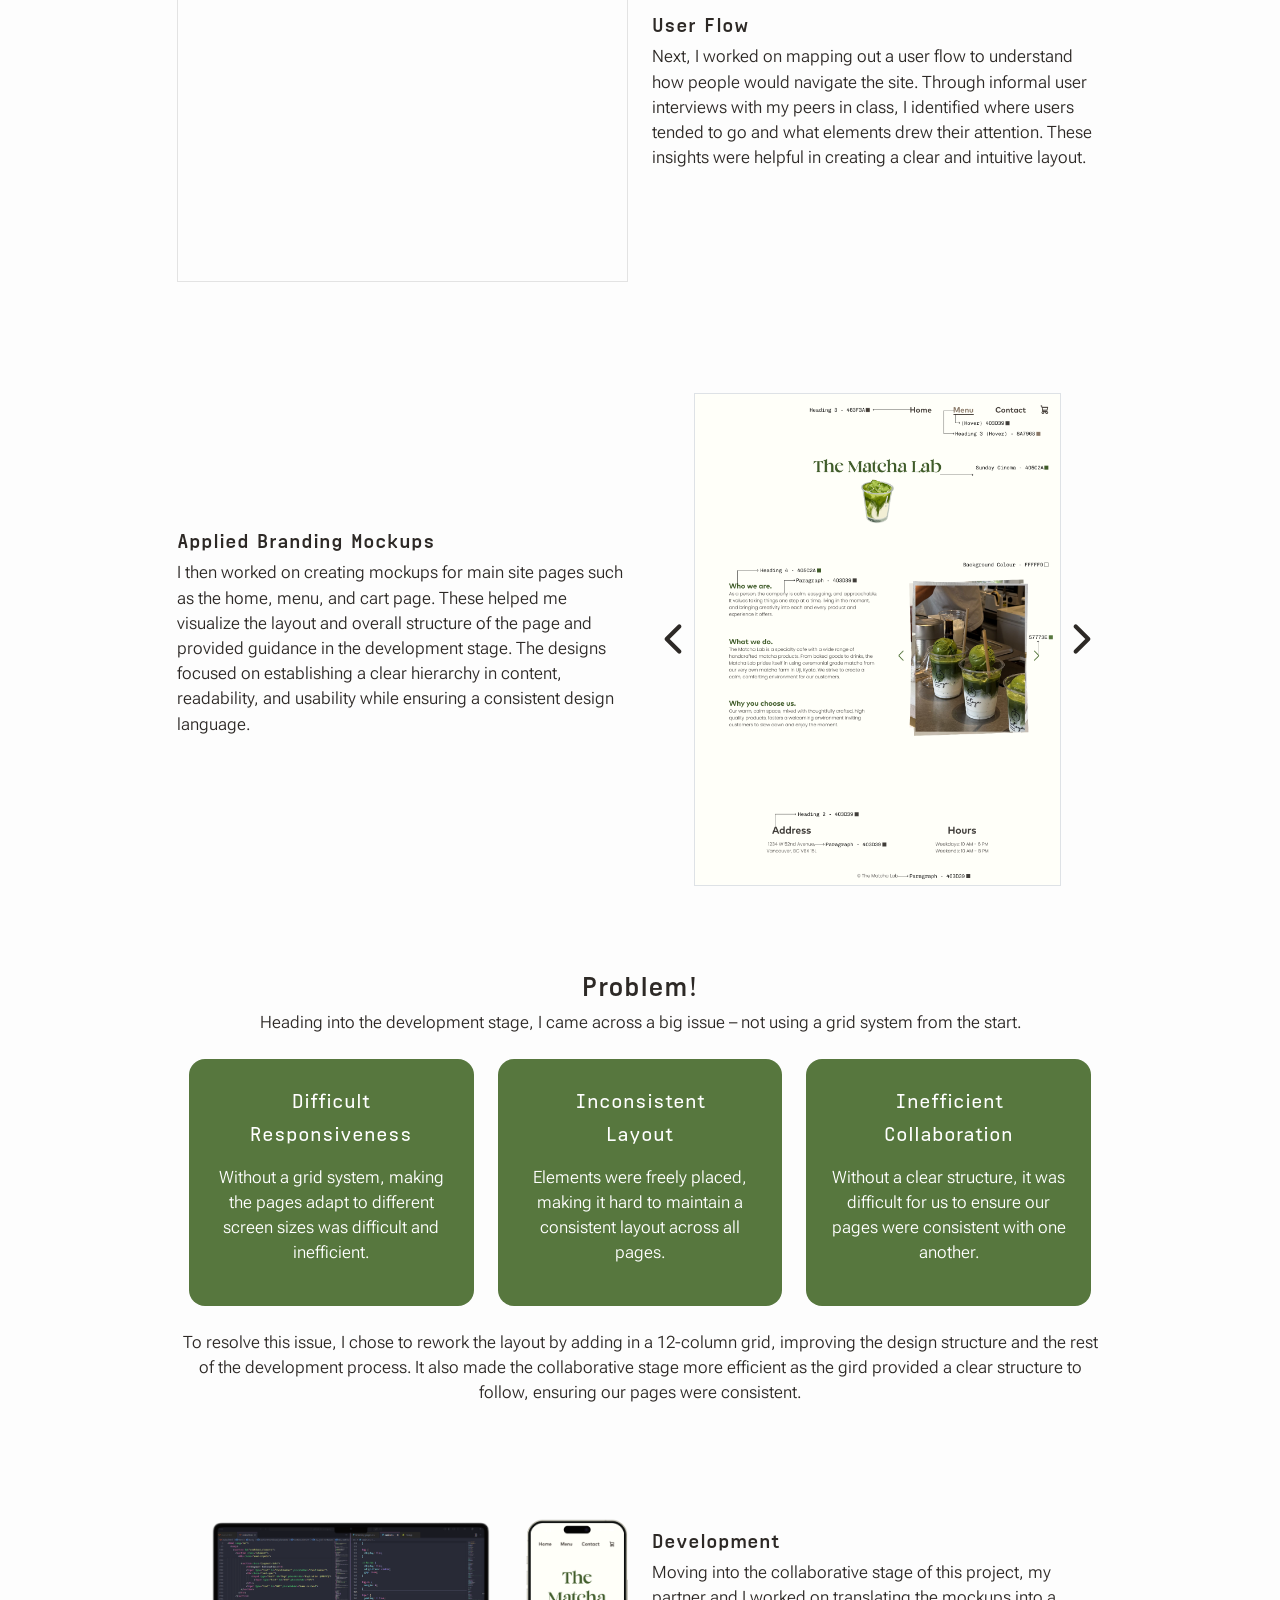
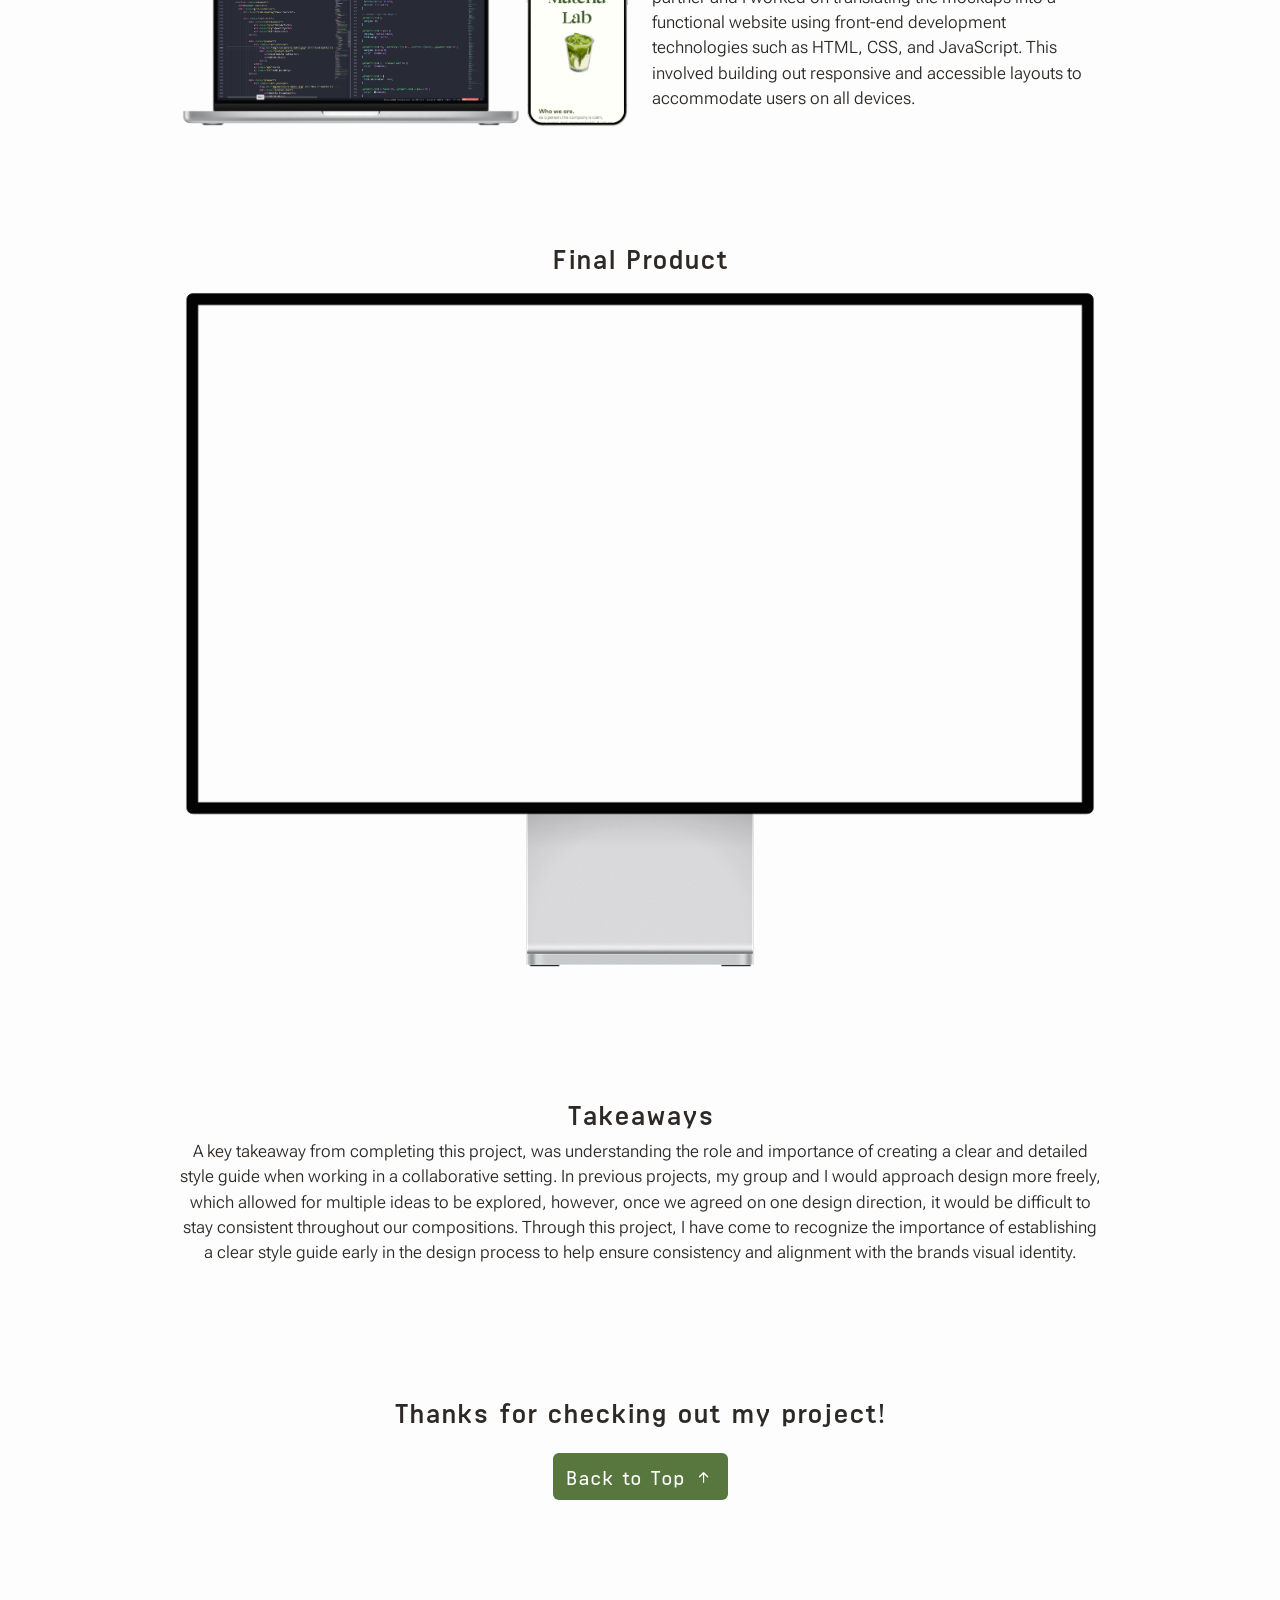
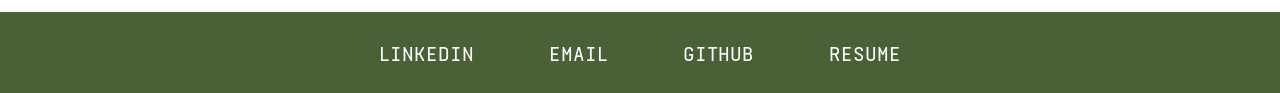
<file: theMatchaLab.html>
<!DOCTYPE html>
<html lang="en">
    <head>
        <meta charset="UTF-8">
        <meta name="viewport" content="width=device-width, initial-scale=1.0">
        <title>Tiffany Huang - The Matcha Lab</title>
        <link href="https://cdn.jsdelivr.net/npm/bootstrap@5.3.8/dist/css/bootstrap.min.css" rel="stylesheet" integrity="sha384-sRIl4kxILFvY47J16cr9ZwB07vP4J8+LH7qKQnuqkuIAvNWLzeN8tE5YBujZqJLB" crossorigin="anonymous">
        <link rel="stylesheet" href="https://cdn.jsdelivr.net/npm/bootstrap-icons@1.13.1/font/bootstrap-icons.min.css">
        <link rel="stylesheet" href="css/main.css">
    </head>
    <body>
        <header id="top">
            <nav class="d-flex flex-wrap justify-content-center mt-4 mb-4">
                <a href="index.html" class="nav-font">HOME</a>
                <a href="index.html#projectSection" class="nav-font">PROJECTS</a>
                <a href="about.html" class="nav-font">ABOUT</a>
                <a href="contact.html" class="nav-font">CONTACT</a>
            </nav>
        </header>

        <!-- TOP -->
        <div class="container analysis-top">
            <div class="row">
                <div class="col-md-10 mx-auto">
                    <h1 class="text-center mb-5">The Matcha Lab</h1>
                    <div class="row align-items-center gx-5 gy-5">
                        <div class="col-lg-6">
                            <img src="img/theMatchaLab/theMatchaLabMockups.png" alt="Mockups of the Matcha Lab site on iMac and iPhone" class="img-fluid">
                        </div>
                        <div class="col-lg-6">
                            <h3>Overview</h3>
                            <p>The Matcha Lab is a conceptual café brand specializing in matcha treats created for Web Design and Development (IAT 339). The project involved designing and developing a fully functional website featuring a home page with company announcements, menu, contact page, and the product purchase flow. Given two months, the project first started with individually defining a unique brand identity, followed by a collaborative effort to develop the website.</p>
                            <hr class="green-line">
                            <div class="d-flex flex-column gap-3">
                                <div class="d-flex flex-md-row flex-column justify-content-between">
                                    <h3 class="mb-0">Role</h3>
                                    <p class="mb-0">Designer & Front-End Developer (1 of 2)</p>
                                </div>
                                <div class="d-flex flex-md-row flex-column justify-content-between">
                                    <h3 class="mb-0">Tools</h3>
                                    <p class="mb-0">Figma, HTML, CSS, JavaScript, GitHub</p>
                                </div>
                                <div class="d-flex flex-md-row flex-column justify-content-between">
                                    <h3 class="mb-0">Year</h3>
                                    <p class="mb-0">2026</p>
                                </div>
                            </div>
                        </div>
                    </div>
                </div>
            </div>
        </div>

        <!-- ANALYSIS -->
        <div class="container analysis">
            <div class="row">
                <div class="col-md-10 mx-auto">
                    <!-- GOAlS -->
                    <div class="row">
                        <h2 class="text-center">The Goal</h2>
                        <p class="text-center">The goal in completing this project was to create a cohesive and visually pleasing digital experience for users of the site. I aimed to create an intuitive interface which allowed for easy exploration of the café’s products and a seamless, straight forward purchasing process. Additionally, I wanted to ensure a strong brand identity was developed that reflected the company goals through typography, colour, and photography.</p>
                    </div>
                    <!-- PROCESS -> BRAND & STYLE GUIDE -->
                    <div class="row gy-4 align-items-center analysis-separator analysis-content-separator">
                        <h2 class="text-center mb-5">The Process</h2>
                        <div class="col-lg-6">
                            <h3>Defining the Brand & Creating a Style Guide</h3>
                            <p>To start off this project, I first began by collecting inspiration images to help establish the desired visual identity for The Matcha Lab. This included defining the cafés overall vibe, colour palette, and typography. Using these materials, I developed a detailed style guide following the atomic design methodology to ensure consistency across all pages.</p>
                        </div>
                        <div class="col-lg-6">
                            <img src="img/theMatchaLab/theMatchaLabStyleGuide.png" alt="Style guide and branding exploration of The Matcha Lab" class="img-fluid">
                        </div>
                    </div>
                    <!-- USER FLOW -->
                    <!-- Ordering elements: https://getbootstrap.com/docs/5.0/layout/columns/ -->
                    <div class="row gy-4 align-items-center analysis-content-separator">
                        <div class="col-lg-6 order-lg-1 order-2">
                            <iframe style="border: 1px solid rgba(0, 0, 0, 0.1);" width="100%" height="375" src="https://embed.figma.com/board/awcIEI006np7yEqMs34Cu2/The-Matcha-Lab-User-Flow?node-id=0-1&embed-host=share" allowfullscreen></iframe>
                        </div>
                        <div class="col-lg-6 order-lg-2 order-1">
                            <h3>User Flow</h3>
                            <p>Next, I worked on mapping out a user flow to understand how people would navigate the site. Through informal user interviews with my peers in class, I identified where users tended to go and what elements drew their attention. These insights were helpful in creating a clear and intuitive layout.</p>
                        </div>
                    </div>
                    <!-- APPLIED BRANDING -->
                    <div class="row gy-4 align-items-center analysis-content-separator">
                        <div class="col-lg-6">
                            <h3>Applied Branding Mockups</h3>
                            <p>I then worked on creating mockups for main site pages such as the home, menu, and cart page. These helped me visualize the layout and overall structure of the page and provided guidance in the development stage. The designs focused on establishing a clear hierarchy in content, readability, and usability while ensuring a consistent design language.</p>
                        </div>
                        <div class="col-lg-6">
                            <div id="theMatchaLab-img-carousel" class="d-flex justify-content-center align-items-center">
                                <button onclick="prevMatchaBAImg()">
                                    <svg xmlns="http://www.w3.org/2000/svg" viewBox="0 0 30 30" id="Chevron-Left--Streamline-Font-Awesome" height="30" width="30" class="dark-svg">
                                        <desc>
                                            Chevron Left Streamline Icon: https://streamlinehq.com
                                        </desc>
                                        <!--! Font Awesome Free 6.5.2 by @fontawesome - https://fontawesome.com License - https://fontawesome.com/license/free (Icons: CC BY 4.0, Fonts: SIL OFL 1.1, Code: MIT License) Copyright 2024 Fonticons, Inc.-->
                                        <path d="M7.216200000000001 13.517371875000002c-0.820040625 0.820040625 -0.820040625 2.151778125 0 2.97181875l12.595781249999998 12.595781249999998c0.820040625 0.820040625 2.151778125 0.820040625 2.97181875 0s0.820040625 -2.151778125 0 -2.97181875L11.670646875000001 15 22.7772375 3.886846875c0.820040625 -0.820040625 0.820040625 -2.151778125 0 -2.97181875s-2.151778125 -0.820040625 -2.97181875 0l-12.595781249999998 12.595781249999998Z" stroke-width="0.0938"></path>
                                    </svg>
                                </button>
                                <div class="theMatchaLabBAImgs">
                                    <img class="theMatchaLabBAImg img-fluid border" src="img/theMatchaLab/theMatchaLabHomeBA.png" alt="The Matcha Lab home page with branding elements applied">
                                    <img class="theMatchaLabBAImg img-fluid border" src="img/theMatchaLab/theMatchaLabMenuBA.png" alt="The Matcha Lab menu page with branding elements applied">
                                </div>
                                <button onclick="nextMatchaBAImg()">
                                    <svg xmlns="http://www.w3.org/2000/svg" viewBox="0 0 30 30" id="Chevron-Right--Streamline-Font-Awesome" height="30" width="30" class="dark-svg">
                                        <desc>
                                            Chevron Right Streamline Icon: https://streamlinehq.com
                                        </desc>
                                        <!--! Font Awesome Free 6.5.2 by @fontawesome - https://fontawesome.com License - https://fontawesome.com/license/free (Icons: CC BY 4.0, Fonts: SIL OFL 1.1, Code: MIT License) Copyright 2024 Fonticons, Inc.-->
                                        <path d="M22.7838 13.517371875000002c0.820040625 0.820040625 0.820040625 2.151778125 0 2.97181875l-12.595781249999998 12.595781249999998c-0.820040625 0.820040625 -2.151778125 0.820040625 -2.97181875 0s-0.820040625 -2.151778125 0 -2.97181875L18.329353125 15 7.2227625 3.886846875c-0.820040625 -0.820040625 -0.820040625 -2.151778125 0 -2.97181875s2.151778125 -0.820040625 2.97181875 0l12.595781249999998 12.595781249999998Z" stroke-width="0.0938"></path>
                                    </svg>
                                </button>
                            </div>
                        </div>
                    </div>
                    <!-- PROBLEM STATEMENT -->
                    <div class="row justify-content-center analysis-content-separator">
                        <h2 class="text-center">Problem!</h2>
                        <p class="text-center m-0">Heading into the development stage, I came across a big issue – not using a grid system from the start.</p>
                        <div class="row gx-4 mt-4">
                            <div class="col-lg-4 text-center mb-4">
                                <div class="card analysis-card p-4 text-center h-100 border-0">
                                    <p class="nav-font">Difficult <br> Responsiveness</p>
                                    <p class="m-0">Without a grid system, making the pages adapt to different screen sizes was difficult and inefficient.</p>
                                </div>
                            </div>
                            <div class="col-lg-4 text-center mb-4">
                                <div class="card analysis-card p-4 text-center h-100 border-0">
                                    <p class="nav-font">Inconsistent <br> Layout</p>
                                    <p class="m-0">Elements were freely placed, making it hard to maintain a consistent layout across all pages.</p>
                                </div>
                            </div>
                            <div class="col-lg-4 text-center mb-4">
                                <div class="card analysis-card p-4 text-center h-100 border-0">
                                    <p class="nav-font">Inefficient <br> Collaboration</p>
                                    <p>Without a clear structure, it was difficult for us to ensure our pages were consistent with one another. </p>
                                </div>
                            </div>
                        </div>
                        <p class="text-center">To resolve this issue, I chose to rework the layout by adding in a 12-column grid, improving the design structure and the rest of the development process. It also made the collaborative stage more efficient as the gird provided a clear structure to follow, ensuring our pages were consistent.</p>
                    </div>
                    <!-- DEVELOPMENT -->
                    <div class="row gy-4 align-items-center analysis-content-separator">
                        <div class="col-lg-6 mt-0 order-lg-1 order-2">
                            <img src="img/theMatchaLab/theMatchaLabDevelopment.png" alt="Image of the code used to develop the project and a phone screen with the site's home page" class="img-fluid">
                        </div>
                        <div class="col-lg-6 order-lg-2 order-1">
                            <h3>Development</h3>
                            <p>Moving into the collaborative stage of this project, my partner and I worked on translating the mockups into a functional website using front-end development technologies such as HTML, CSS, and JavaScript. This involved building out responsive and accessible layouts to accommodate users on all devices.</p>
                        </div>
                    </div>
                    <!-- FINAL PRODUCT -->
                    <div class="row analysis-separator ">
                        <h2 class="text-center">Final Product</h2>
                        <div class="col-12">
                            <div class="display-wrapper">
                                <!-- Used iframe to embed my GitHub Page into the site: https://www.w3schools.com/tags/tag_iframe.ASP -->
                                <iframe src="https://tiffanyhuang053.github.io/IAT339-P2-Company/site-pages/home.html" class="display-frame"></iframe>
                                <img src="img/computerDisplay.png" alt="Apple Pro Display XDR" width="1077" height="814" class="img-fluid">
                            </div>
                        </div>
                    </div>
                    <!-- TAKEAWAYS -->
                     <div class="row analysis-separator">
                        <h2 class="text-center">Takeaways</h2>
                        <p class="text-center">A key takeaway from completing this project, was understanding the role and importance of creating a clear and detailed style guide when working in a collaborative setting. In previous projects, my group and I would approach design more freely, which allowed for multiple ideas to be explored, however, once we agreed on one design direction, it would be difficult to stay consistent throughout our compositions. Through this project, I have come to recognize the importance of establishing a clear style guide early in the design process to help ensure consistency and alignment with the brands visual identity.</p>
                    </div>
                </div>
            </div>
        </div>

        <!-- BOTTOM -->
        <div class="container analysis-bot">
            <div class="row">
                <div class="col-md-10 mx-auto d-flex flex-column align-items-center">
                    <h2 class="mb-4 text-center">Thanks for checking out my project!</h2>
                    <a href="#top">
                        <button type="button" class="btn nav-font">Back to Top <i class="bi bi-arrow-up-short"></i></button>
                    </a>
                </div>
            </div>
        </div>

        <footer class="d-flex justify-content-center">
            <nav class="mt-4 mb-4 flex-wrap justify-content-center">
                <a href="https://www.linkedin.com/in/tiffany-huang-8b4164231/" class="nav-font">LINKEDIN</a>
                <a href="mailto:tiffanyhuang053@gmail.com" class="nav-font">EMAIL</a>
                <a href="https://github.com/tiffanyhuang053/Portfolio" class="nav-font">GITHUB</a>
                <a href="https://drive.google.com/uc?export=download&id=1pqkJTphZ4k8Y-MIUPWvGwFqks-EDt_ok" class="nav-font">RESUME</a>
                <!-- <a href="styleGuide.html" class="nav-font">STYLE GUIDE</a>
                <a href="citations.html" class="nav-font">CITATIONS</a> -->
            </nav>
        </footer>

        <script src="js/main.js"></script>
    </body>
</html>
</file>
<file: css/main.css>
/* fonts */
@font-face {
  font-family: 'Flaviotte';
  src: url(../fonts/Flaviotte.ttf);
}

@font-face {
  font-family: 'Realtime-Bold';
  src: url(../fonts/realtimetexttest-bold.otf);
}

@font-face {
  font-family: 'Realtime-SemiBold';
  src: url(../fonts/realtimetexttest-semibold.otf);
}

@font-face {
  font-family: 'Roboto-Flex';
  src: url(../fonts/RobotoFlex-VariableFont_GRAD\,XOPQ\,XTRA\,YOPQ\,YTAS\,YTDE\,YTFI\,YTLC\,YTUC\,opsz\,slnt\,wdth\,wght.ttf);
}

@font-face {
    font-family: 'Emoji';
    src: url(../fonts/EmojiFont.ttf);
}

@font-face {
    font-family: 'Inter';
    src: url(../fonts/Inter-VariableFont_opsz\,wght.ttf);
}

/* main header */
h1 {
    font-family: 'Flaviotte';
    font-size: 4.5rem;
    color: #2D2926;
}

/* header */
h2 {
    font-family: 'Realtime-Bold';
    font-size: 1.875rem;
    color: #2D2926;
}

/* process analysis header */
h3, .form-label {
    font-family: 'Realtime-Bold';
    font-size: 1.375rem;
    color: #2D2926;
}

h4 {
    font-family: 'Roboto-Flex';
    font-weight: 600;
    color: #2D2926;
    font-size: 1.05rem;
}

p {
    font-family: 'Roboto-Flex';
    font-weight: 300;
    color: #2D2926;
    font-size: 1.05rem;
}

.nav-font {
    font-family: 'Realtime-SemiBold';
    font-size: 1.375rem;
}

.special-p {
    font-size: 1.3625rem;
    color: #2D2926;
}

.emoji-font {
    font-family: 'Emoji';
    font-size: 2.75rem;
}

.style-guide-headers {
    font-family: 'Inter';
    font-size: 1.85rem;
    font-weight: 600;
    color: #2D2926;
}

.green-text {
    color: #4A6138;
}

body {
    background-color: #FDFDFD;
}

code {
    display: block;
    padding: 0.75rem;
    color: #2D2926;
    background-color: #DDDDDD;
}

a {
    text-decoration: none;
}

nav {
    display: flex;
    column-gap: 4.6875rem;
    row-gap: 2.5rem;
}

nav a {
    color: #2D2926;
    transition: 0.2s ease-in-out;
}

nav a:hover, nav a:focus {
    color: #57773E;
}

footer {
    background-color: #4A6138;
}

footer a {
    color: white;
    transition: 0.2s ease-in-out;
}

footer a:hover, footer a:focus {
    color: #2D2926;
}

/* buttons */
.btn {
    background: #57773E;
    color: white;
    transition: 0.2s ease-in-out;
}

.btn:hover, .btn:focus {
    background: rgb(87, 119, 62, 0.75);
    color: white;
}

/* CONTACT FORM */
.form {
    position: relative;
    z-index: 1;
    
    padding: 5rem;
}

/* before pseudo element: https://www.w3schools.com/cssref/sel_before.php */
/* blurring filter: https://www.youtube.com/watch?v=8bTmIOxhIGg*/
.form::before {
    content: "";
    position: absolute;
    z-index: -1;

    top: 0;
    bottom: 0;
    right: 0;
    left: 0;
    
    background-color: rgb(122, 170, 85, 0.5);
    border-radius: 1rem;
    filter: blur(50px);
}

.contact-top, .contact-bot, .about-top, .about-bot, .analysis-top, .analysis, .analysis-bot {
    margin-top: 7rem;
    margin-bottom: 7rem;
}

.analysis-separator {
    margin-top: 7rem;
}

.analysis-content-separator {
    margin-top: 5rem;
}

/* HOME */
.home-margin {
    margin-top: 12rem;
    margin-bottom: 12rem;
}

/* PROJECT CARDS */
.card-img-top {
    width: 100%;
    height: auto;
}

/* SVG */
/* changing colour of svg: https://nucleoapp.com/blog/post/change-svg-color-css */
.dark-svg {
    fill: #2D2926;
    transition: 0.2s ease-in-out;
}

.dark-svg:hover, .dark-svg:focus {
    fill: #57773E;
}

button {
    background-color: transparent;
    border: none;
}

/* ABOUT */
.aboutImgs img {
    display: none;
}

#img-carousel {
    display: flex;
    flex-wrap: nowrap;
    overflow: hidden;
}

.floating-container {
    position: relative;
    height: 25rem;
    width: auto;
}

.floating-container::before {
    content: "";
    position: absolute;
    z-index: -1;

    top: 0;
    bottom: 0;
    right: 0;
    left: 0;

    background-color: rgb(122, 170, 85, 0.5);
    border-radius: 50%;
    filter: blur(50px);
}

.floating {
    cursor: grab;
    /* turning off the text select when moving the words: https://www.w3schools.com/howto/howto_css_disable_text_selection.asp */
    user-select: none;
    -webkit-user-select: none;

    position: absolute;
    font-size: 1.25rem;
    animation: float 3s ease-in-out infinite;
}

.floating:nth-child(1)  {top: 15%; left: 22%;}
.floating:nth-child(2)  {top: 7%; left: 50%; animation-delay: 0.2s;}
.floating:nth-child(3)  {top: 35%; left: 36%; animation-delay: 1s;}
.floating:nth-child(4)  {top: 86%; left: 30%; animation-delay: 0.5s;}
.floating:nth-child(5)  {top: 83%; left: 69%; animation-delay: 0.14s;}
.floating:nth-child(6)  {top: 52%; left: 15%; animation-delay: 0.74s;}
.floating:nth-child(7)  {top: 47%; left: 84%; animation-delay: 1.62s;}
.floating:nth-child(8)  {top: 66%; left: 42%; animation-delay: 1.23s;}
.floating:nth-child(9)  {top: 54%; left: 63%; animation-delay: 1.82s;}
.floating:nth-child(10) {top: 22%; left: 73%; animation-delay: 1.42s;}

@keyframes float {
    0% {transform: scale(1);}
    50% {transform: scale(1.15);}
    100% {transform: scale(1);}
}

/* PROJECT ANALYSIS */
.green-line {
    background-color: #57773E;
    opacity: 1;
    border: none;
    width: 100%;
    height: 1.75px;
    margin-top: 1.75rem;
    margin-bottom: 1.75rem;
}

.analysis-card {
    background-color: #57773E;
    border-radius: 1rem;
}

.analysis-card p {
    color: white;
}

.display-wrapper {
    position: relative;
    max-width: 100%;
    margin: 0;
}

.display-frame {
    position: absolute;
    top: 3.1%;
    left: 2.4%;
    width: 95.5%;
    height: 71%;
    border: none;
}

/* THE MATCHA LAB */
.theMatchaLabBAImgs img {
    display: none;
}

#theMatchaLab-img-carousel {
    display: flex;
    flex-wrap: nowrap;
    overflow: hidden;
}

/* DREAM CREATIVES */
.DCAboutImgs img {
    display: none;
}

#DCAbout-img-carousel {
    display: flex;
    flex-wrap: nowrap;
    overflow: hidden;
}

.DCAbout-btn {
    display: none;
}

.show-button {
    display: block;
}

.DCOnboardingImgs img {
    display: none;
}

#DCOnboarding-img-carousel {
    display: flex;
    flex-wrap: nowrap;
    overflow: hidden;
}

video {
    width: 100%;
    height: auto;
}

img.displayImg {
    display: block;
}

/* MEDIA QUERIES */
@media (max-width: 425px) {
    h1 {
        font-size: 3.5rem;
    }

    .home-margin {
        margin-top: 10rem;
        margin-bottom: 10rem;
    }
}

@media (max-width: 768px) {
    /* ABOUT PAGE */
    .floating-container {
        height: 33rem;
    }

    .floating:nth-child(1)  {top: 18%; left: 22%;}
    .floating:nth-child(2)  {top: 7%; left: 37%;}
    .floating:nth-child(3)  {top: 35%; left: 36%;}
    .floating:nth-child(4)  {top: 86%; left: 30%;}
    .floating:nth-child(5)  {top: 83%; left: 69%;}
    .floating:nth-child(6)  {top: 52%; left: 15%;}
    .floating:nth-child(7)  {top: 47%; left: 69%;}
    .floating:nth-child(8)  {top: 70%; left: 42%;}
    .floating:nth-child(9)  {top: 58%; left: 61%;}
    .floating:nth-child(10) {top: 25%; left: 60%;}

    /* CONTACT PAGE */
    .form {
        padding: 2rem;
    }
}
</file>
